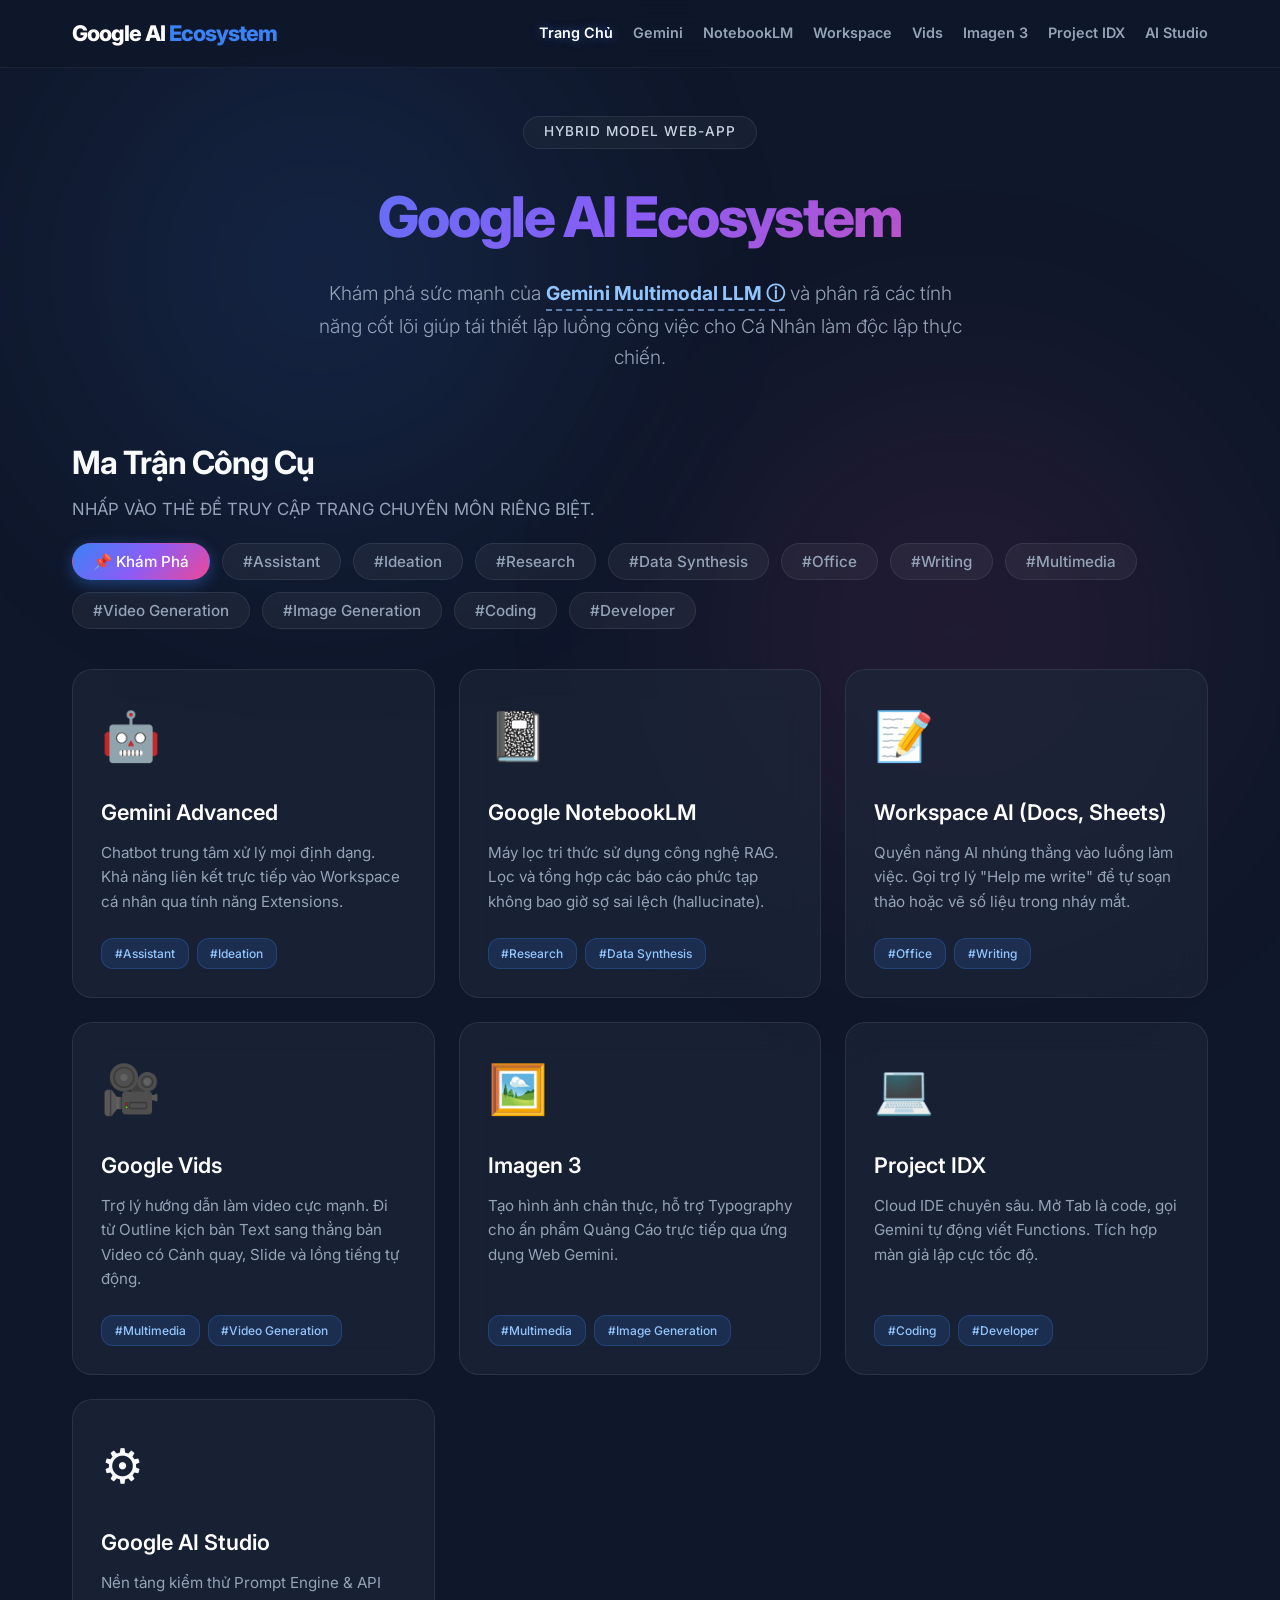
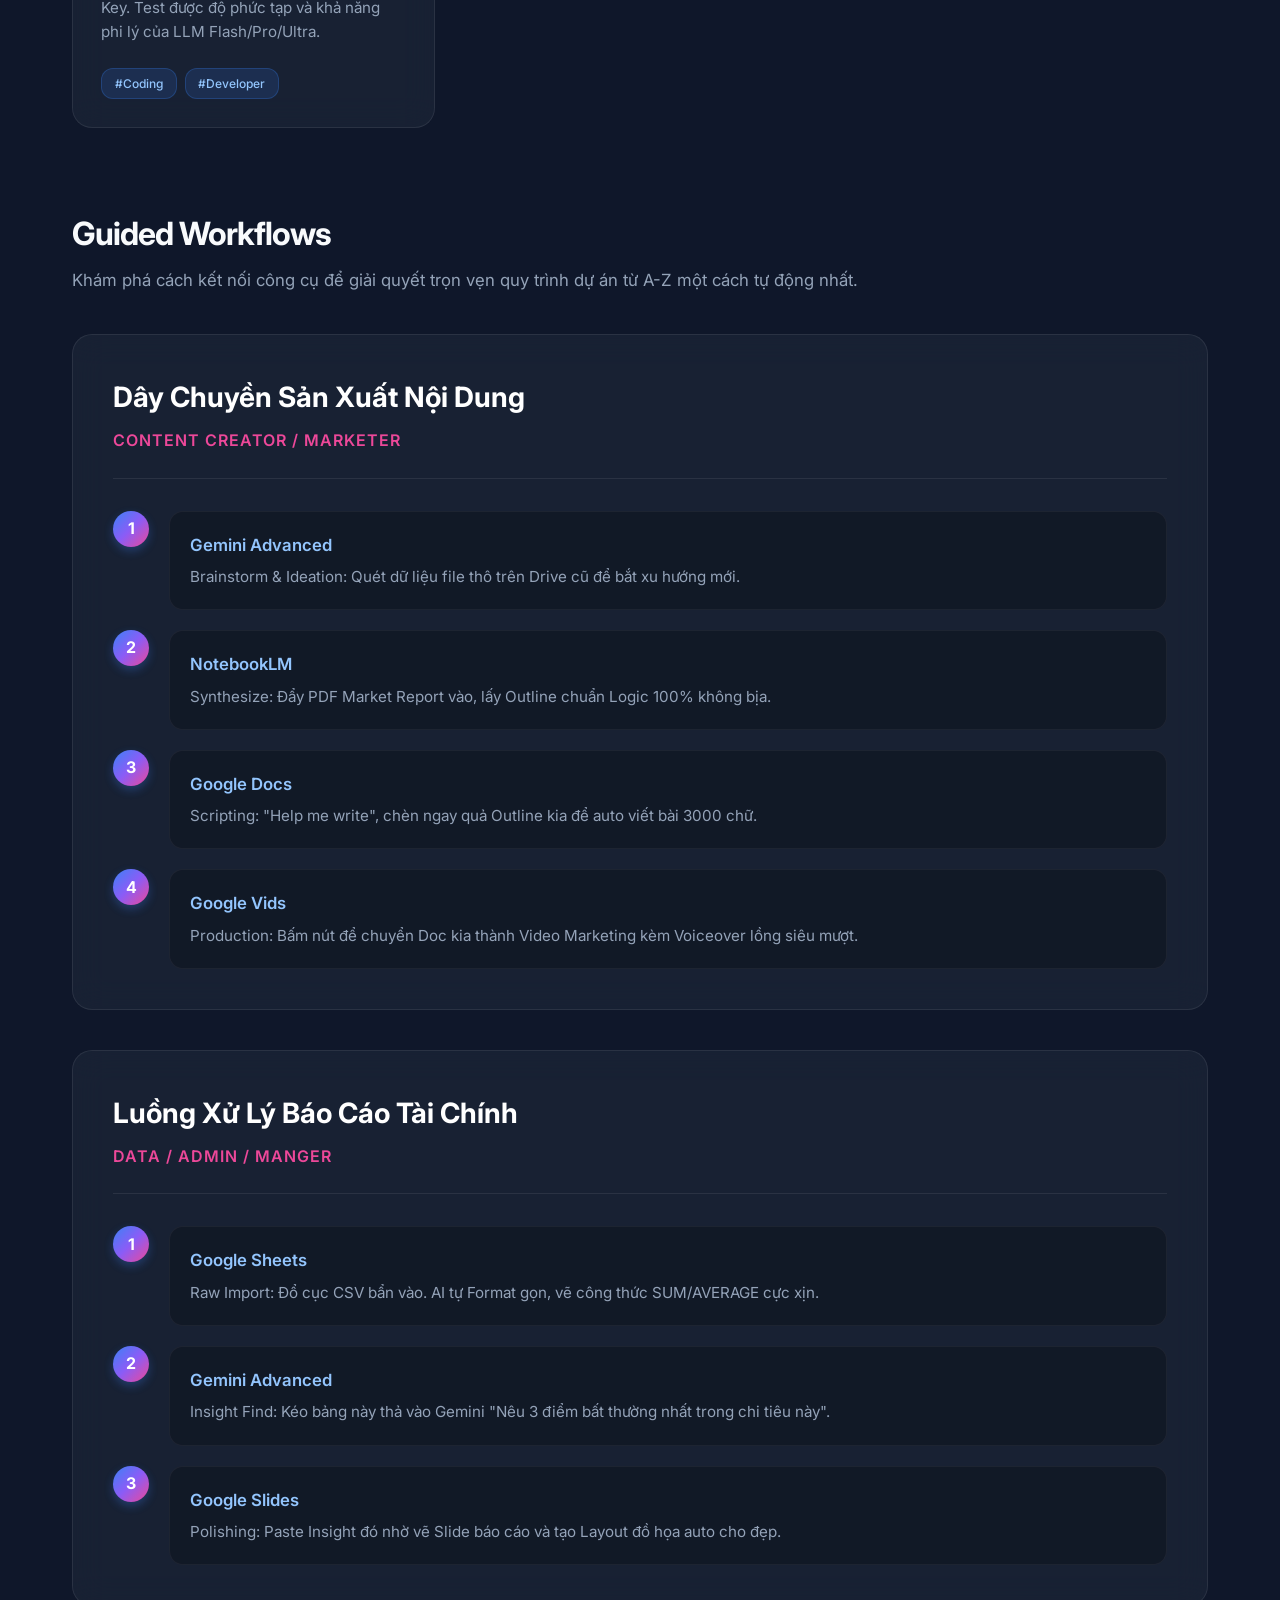
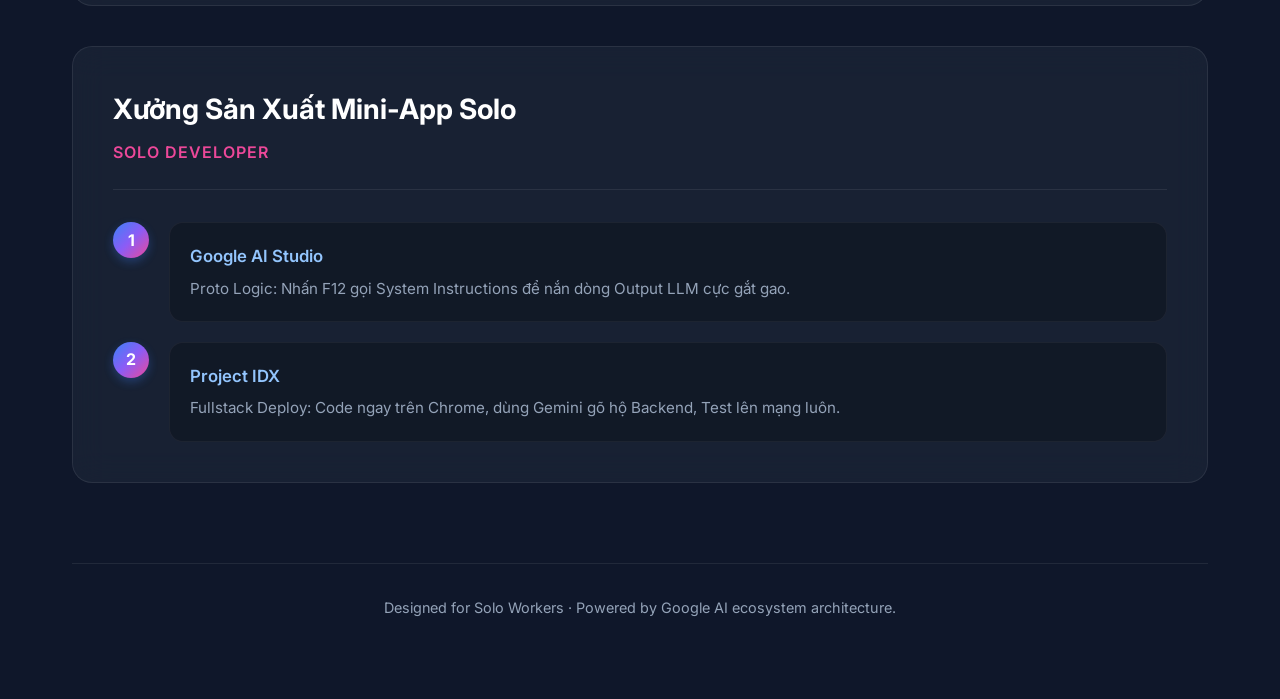
<file: index.html>
<!DOCTYPE html>
<html lang="vi">

<head>
    <meta charset="UTF-8">
    <meta name="viewport" content="width=device-width, initial-scale=1.0">
    <title>Google AI Ecosystem for Solo Workers</title>
    <link rel="stylesheet" href="style.css">
    <link href="https://fonts.googleapis.com/css2?family=Inter:wght@300;400;500;600;700&display=swap" rel="stylesheet">
</head>

<body>
    <div class="glow-bg"></div>
    <div class="glow-bg bg-2"></div>

    <!-- NAVIGATION MENU CHUNG -->
    <nav class="global-nav">
        <div class="nav-container">
            <a href="index.html" class="nav-logo">Google AI <span>Ecosystem</span></a>
            <ul class="nav-links">
                <li><a href="index.html" class="active" style="color: #fff">Trang Chủ</a></li>
                <li><a href="gemini-advanced.html">Gemini</a></li>
                <li><a href="notebooklm.html">NotebookLM</a></li>
                <li><a href="workspace-ai.html">Workspace</a></li>
                <li><a href="google-vids.html">Vids</a></li>
                <li><a href="imagen-3.html">Imagen 3</a></li>
                <li><a href="project-idx.html">Project IDX</a></li>
                <li><a href="ai-studio.html">AI Studio</a></li>
            </ul>
        </div>
    </nav>

    <div class="container" style="padding-top: 1rem">
        <header>
            <div class="badge">Hybrid Model Web-App</div>
            <h1>Google AI Ecosystem</h1>
            <p class="subtitle">Khám phá sức mạnh của
                <span class="tooltip-trigger">
                    <strong>Gemini Multimodal LLM ⓘ</strong>
                    <span class="tooltip-content glass">
                        <span class="tt-item"><b>1. Nano:</b> Bản nhẹ chạy mã hóa Offline trực tiếp trên máy.</span>
                        <span class="tt-item"><b>2. Flash:</b> Tốc độ thần tốc, chuyên trị quét khối lượng Data
                            lớn.</span>
                        <span class="tt-item"><b>3. Pro/Ultra:</b> Não bộ suy luận logic học thuật sâu sắc (Viết Code,
                            Phân Tích).</span>
                    </span>
                </span>
                và phân rã các tính năng cốt lõi giúp tái thiết lập luồng công việc cho Cá Nhân làm độc lập thực chiến.
            </p>
        </header>

        <div id="main-dashboard">
            <section id="function-matrix">
                <div class="section-header">
                    <h2>Ma Trận Công Cụ</h2>
                    <p style="color: var(--text-muted); font-size: 1.05rem;">NHẤP VÀO THẺ ĐỂ TRUY CẬP TRANG CHUYÊN MÔN
                        RIÊNG BIỆT.</p>
                    <div class="filter-bar" id="filter-bar"></div>
                </div>
                <div class="tools-grid" id="tools-grid"></div>
            </section>

            <section id="workflow-pipelines">
                <div class="section-header">
                    <h2>Guided Workflows</h2>
                    <p style="color: var(--text-muted); font-size: 1.05rem;">Khám phá cách kết nối công cụ để giải quyết
                        trọn vẹn quy trình dự án từ A-Z một cách tự động nhất.</p>
                </div>
                <div class="pipelines-container" id="pipelines-container"></div>
            </section>
        </div>

        <footer>
            <p>Designed for Solo Workers · Powered by Google AI ecosystem architecture.</p>
        </footer>
    </div>

    <!-- Nạp dữ liệu nền tảng và JS logic lưới -->
    <script src="data.js"></script>
    <script src="app.js"></script>
</body>

</html>
</file>
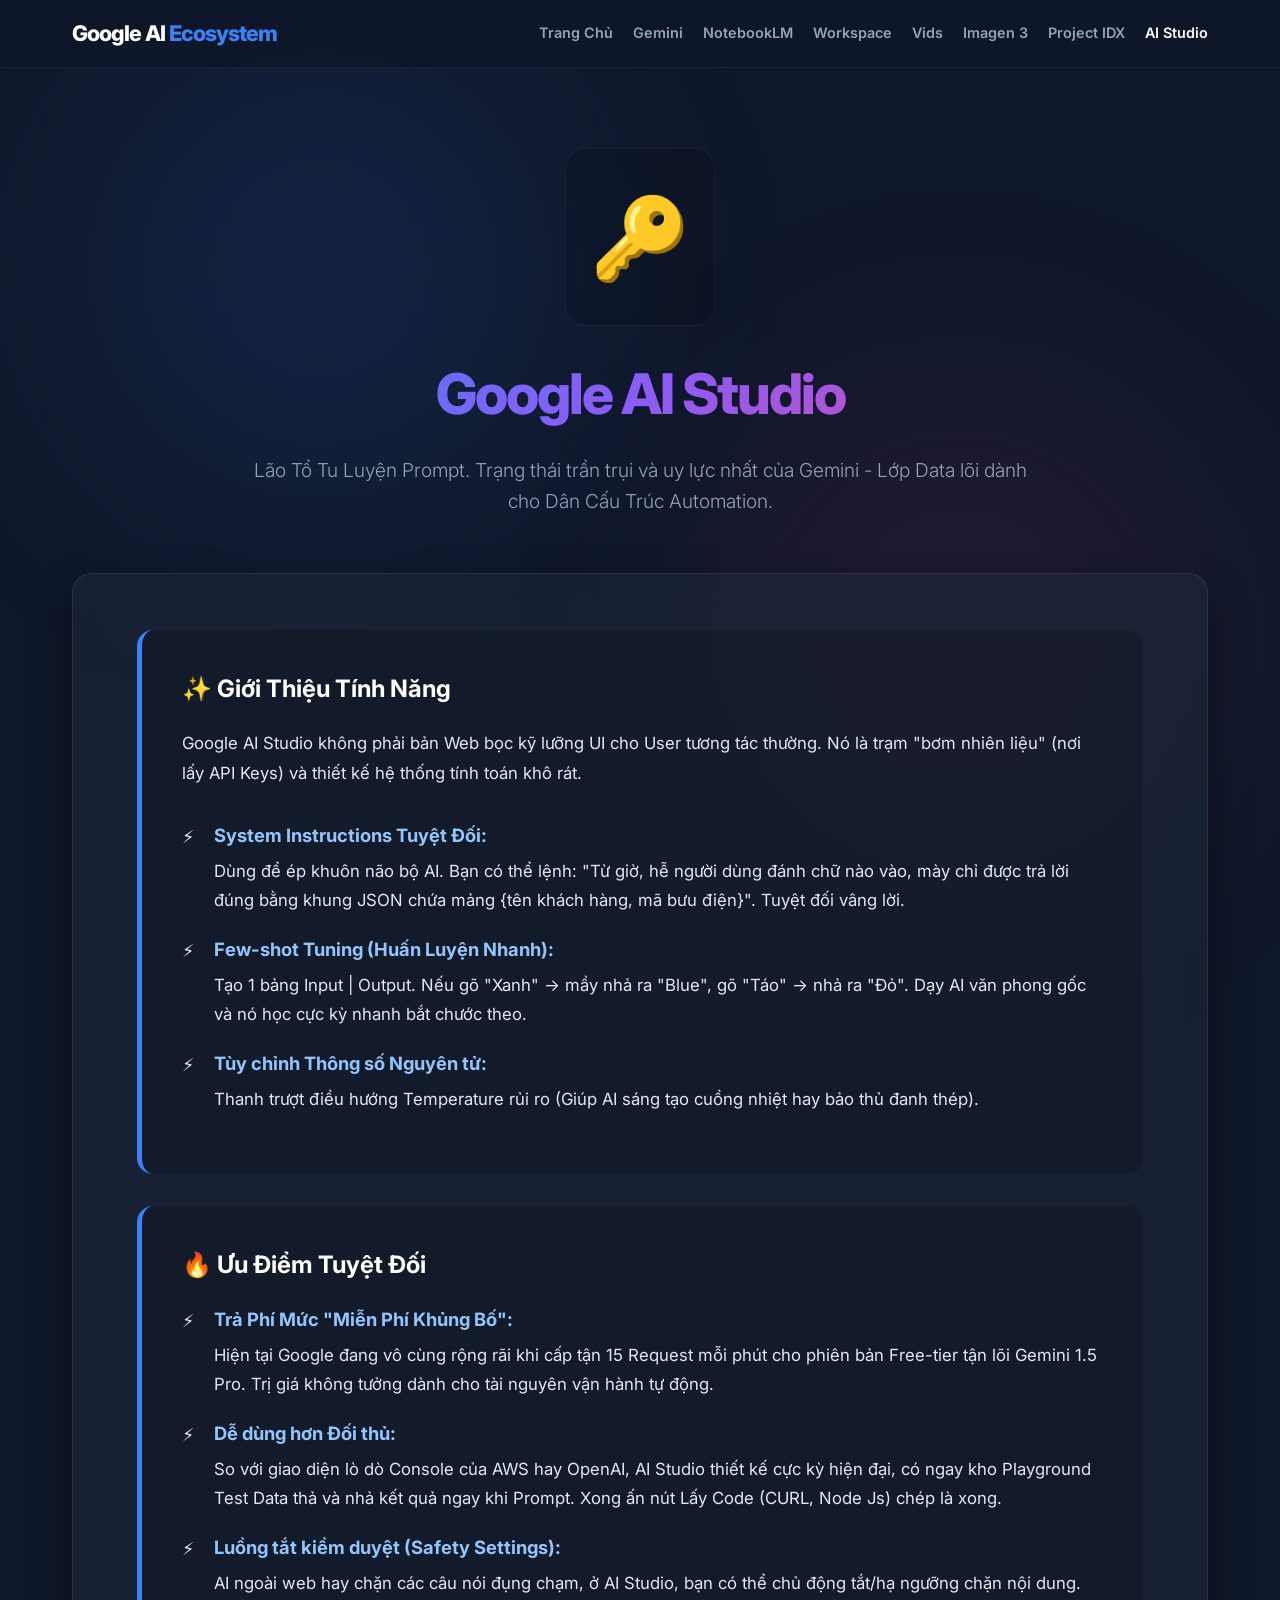
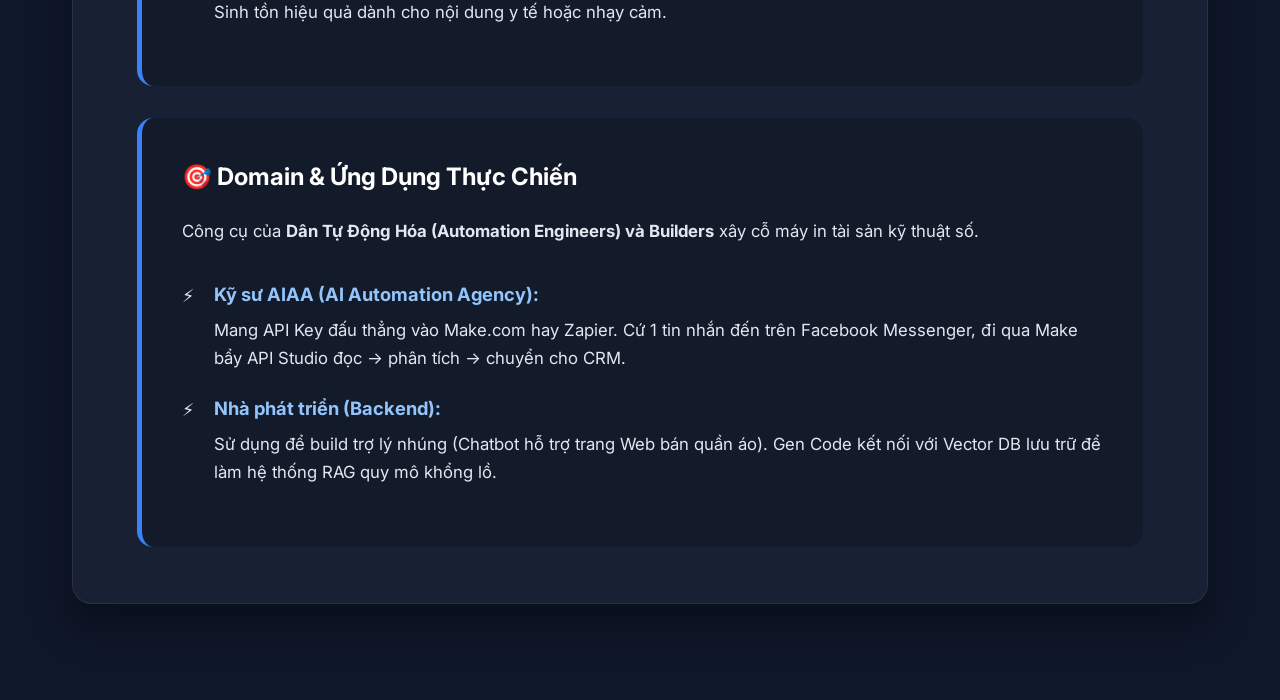
<file: ai-studio.html>
<!DOCTYPE html>
<html lang="vi">

<head>
    <meta charset="UTF-8">
    <meta name="viewport" content="width=device-width, initial-scale=1.0">
    <title>Google AI Studio - Google AI Hub</title>
    <link rel="stylesheet" href="style.css">
    <link href="https://fonts.googleapis.com/css2?family=Inter:wght@300;400;500;600;700&display=swap" rel="stylesheet">
</head>

<body>
    <div class="glow-bg"></div>
    <div class="glow-bg bg-2"></div>

    <nav class="global-nav">
        <div class="nav-container">
            <a href="index.html" class="nav-logo">Google AI <span>Ecosystem</span></a>
            <ul class="nav-links">
                <li><a href="index.html">Trang Chủ</a></li>
                <li><a href="gemini-advanced.html">Gemini</a></li>
                <li><a href="notebooklm.html">NotebookLM</a></li>
                <li><a href="workspace-ai.html">Workspace</a></li>
                <li><a href="google-vids.html">Vids</a></li>
                <li><a href="imagen-3.html">Imagen 3</a></li>
                <li><a href="project-idx.html">Project IDX</a></li>
                <li><a href="ai-studio.html" style="color: #fff">AI Studio</a></li>
            </ul>
        </div>
    </nav>

    <div class="container page-content">
        <header class="page-header">
            <div class="tool-icon-large">🔑</div>
            <h1>Google AI Studio</h1>
            <p class="subtitle" style="max-width: 800px">Lão Tổ Tu Luyện Prompt. Trạng thái trần trụi và uy lực nhất của
                Gemini - Lớp Data lõi dành cho Dân Cấu Trúc Automation.</p>
        </header>

        <div class="article-container glass">
            <!-- 1. Tính Năng -->
            <div class="article-section">
                <h2 class="section-heading">✨ Giới Thiệu Tính Năng</h2>
                <p class="article-paragraph">Google AI Studio không phải bản Web bọc kỹ lưỡng UI cho User tương tác
                    thường. Nó là trạm "bơm nhiên liệu" (nơi lấy API Keys) và thiết kế hệ thống tính toán khô rát.</p>
                <ul class="article-list mt-4">
                    <li><strong>System Instructions Tuyệt Đối:</strong> Dùng để ép khuôn não bộ AI. Bạn có thể lệnh: "Từ
                        giờ, hễ người dùng đánh chữ nào vào, mày chỉ được trả lời đúng bằng khung JSON chứa mảng {tên
                        khách hàng, mã bưu điện}". Tuyệt đối vâng lời.</li>
                    <li><strong>Few-shot Tuning (Huấn Luyện Nhanh):</strong> Tạo 1 bảng Input | Output. Nếu gõ "Xanh" ->
                        mầy nhả ra "Blue", gõ "Táo" -> nhả ra "Đỏ". Dạy AI văn phong gốc và nó học cực kỳ nhanh bắt
                        chước theo.</li>
                    <li><strong>Tùy chỉnh Thông số Nguyên tử:</strong> Thanh trượt điều hướng Temperature rủi ro (Giúp
                        AI sáng tạo cuồng nhiệt hay bảo thủ đanh thép).</li>
                </ul>
            </div>

            <!-- 2. Ưu Điểm -->
            <div class="article-section mt-4">
                <h2 class="section-heading">🔥 Ưu Điểm Tuyệt Đối</h2>
                <ul class="article-list">
                    <li><strong>Trả Phí Mức "Miễn Phí Khủng Bố":</strong> Hiện tại Google đang vô cùng rộng rãi khi cấp
                        tận 15 Request mỗi phút cho phiên bản Free-tier tận lõi Gemini 1.5 Pro. Trị giá không tưởng dành
                        cho tài nguyên vận hành tự động.</li>
                    <li><strong>Dễ dùng hơn Đối thủ:</strong> So với giao diện lò dò Console của AWS hay OpenAI, AI
                        Studio thiết kế cực kỳ hiện đại, có ngay kho Playground Test Data thả và nhả kết quả ngay khi
                        Prompt. Xong ấn nút Lấy Code (CURL, Node Js) chép là xong.</li>
                    <li><strong>Luồng tắt kiểm duyệt (Safety Settings):</strong> AI ngoài web hay chặn các câu nói đụng
                        chạm, ở AI Studio, bạn có thể chủ động tắt/hạ ngưỡng chặn nội dung. Sinh tồn hiệu quả dành cho
                        nội dung y tế hoặc nhạy cảm.</li>
                </ul>
            </div>

            <!-- 3. Domain -->
            <div class="article-section mt-4">
                <h2 class="section-heading">🎯 Domain & Ứng Dụng Thực Chiến</h2>
                <p class="article-paragraph">Công cụ của <strong>Dân Tự Động Hóa (Automation Engineers) và
                        Builders</strong> xây cỗ máy in tài sản kỹ thuật số.</p>
                <ul class="article-list mt-4">
                    <li><strong>Kỹ sư AIAA (AI Automation Agency):</strong> Mang API Key đấu thẳng vào Make.com hay
                        Zapier. Cứ 1 tin nhắn đến trên Facebook Messenger, đi qua Make bẩy API Studio đọc -> phân tích
                        -> chuyển cho CRM. </li>
                    <li><strong>Nhà phát triển (Backend):</strong> Sử dụng để build trợ lý nhúng (Chatbot hỗ trợ trang
                        Web bán quần áo). Gen Code kết nối với Vector DB lưu trữ để làm hệ thống RAG quy mô khổng lồ.
                    </li>
                </ul>
            </div>
        </div>
    </div>
</body>

</html>
</file>
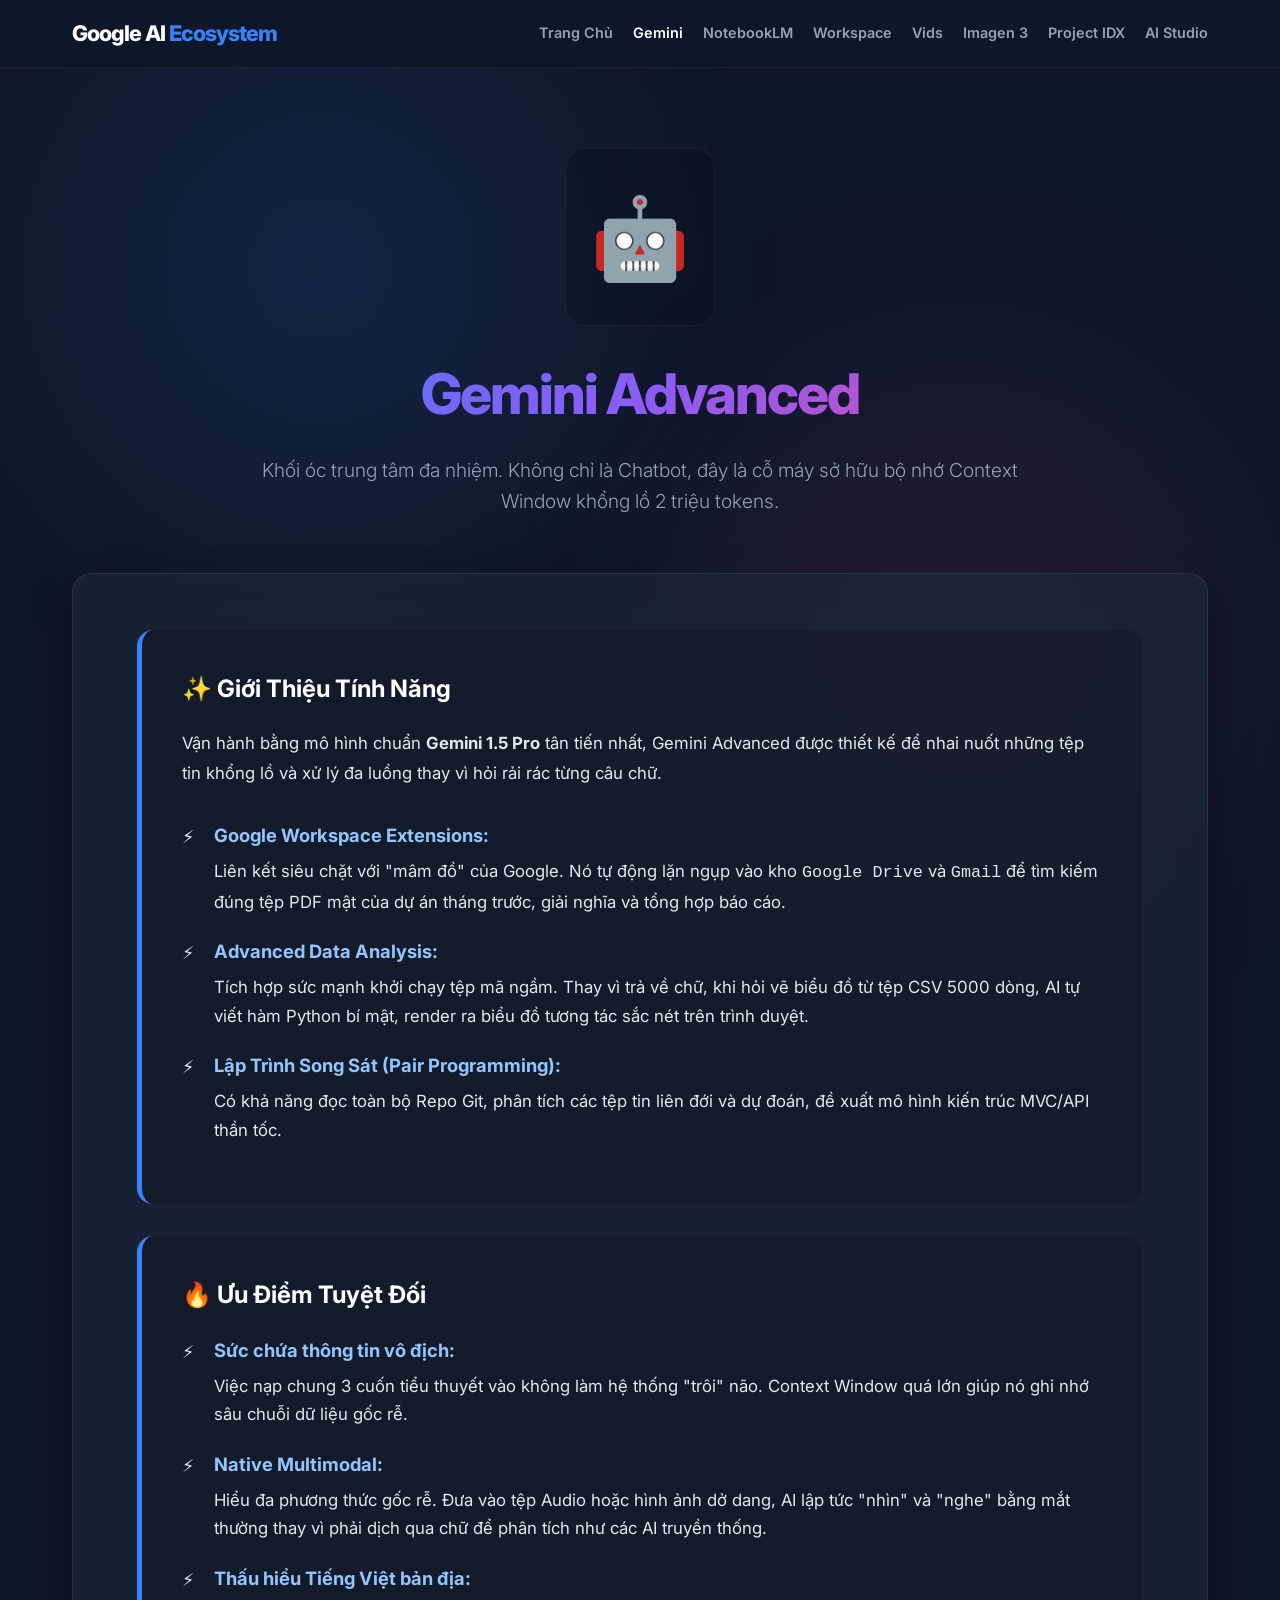
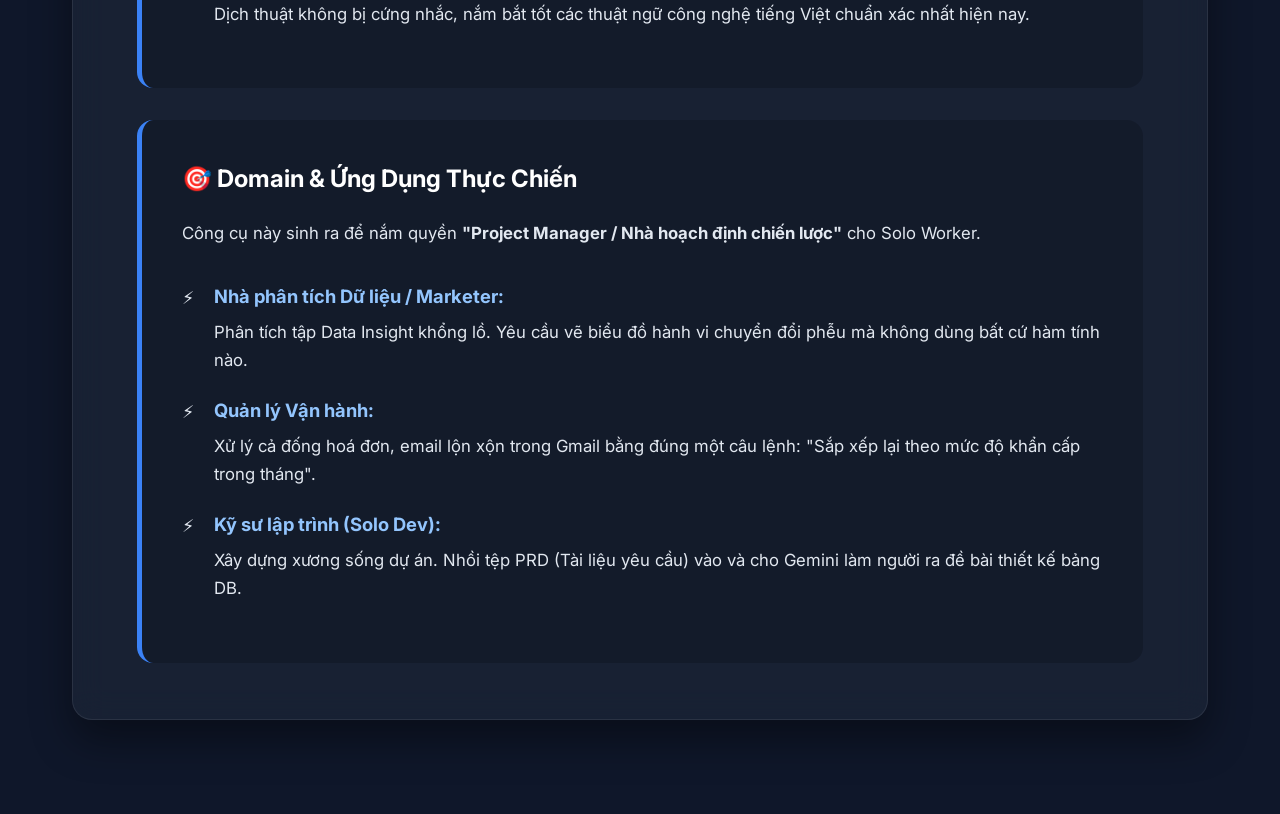
<file: gemini-advanced.html>
<!DOCTYPE html>
<html lang="vi">

<head>
    <meta charset="UTF-8">
    <meta name="viewport" content="width=device-width, initial-scale=1.0">
    <title>Gemini Advanced - Google AI Hub</title>
    <link rel="stylesheet" href="style.css">
    <link href="https://fonts.googleapis.com/css2?family=Inter:wght@300;400;500;600;700&display=swap" rel="stylesheet">
</head>

<body>
    <div class="glow-bg"></div>
    <div class="glow-bg bg-2"></div>

    <nav class="global-nav">
        <div class="nav-container">
            <a href="index.html" class="nav-logo">Google AI <span>Ecosystem</span></a>
            <ul class="nav-links">
                <li><a href="index.html">Trang Chủ</a></li>
                <li><a href="gemini-advanced.html" style="color: #fff">Gemini</a></li>
                <li><a href="notebooklm.html">NotebookLM</a></li>
                <li><a href="workspace-ai.html">Workspace</a></li>
                <li><a href="google-vids.html">Vids</a></li>
                <li><a href="imagen-3.html">Imagen 3</a></li>
                <li><a href="project-idx.html">Project IDX</a></li>
                <li><a href="ai-studio.html">AI Studio</a></li>
            </ul>
        </div>
    </nav>

    <div class="container page-content">
        <header class="page-header">
            <div class="tool-icon-large">🤖</div>
            <h1>Gemini Advanced</h1>
            <p class="subtitle" style="max-width: 800px">Khối óc trung tâm đa nhiệm. Không chỉ là Chatbot, đây là cỗ máy
                sở hữu bộ nhớ Context Window khổng lồ 2 triệu tokens.</p>
        </header>

        <div class="article-container glass">
            <!-- 1. Tính Năng -->
            <div class="article-section">
                <h2 class="section-heading">✨ Giới Thiệu Tính Năng</h2>
                <p class="article-paragraph">Vận hành bằng mô hình chuẩn <strong>Gemini 1.5 Pro</strong> tân tiến nhất,
                    Gemini Advanced được thiết kế để nhai nuốt những tệp tin khổng lồ và xử lý đa luồng thay vì hỏi rải
                    rác từng câu chữ.</p>
                <ul class="article-list mt-4">
                    <li><strong>Google Workspace Extensions:</strong> Liên kết siêu chặt với "mâm đồ" của Google. Nó tự
                        động lặn ngụp vào kho <code>Google Drive</code> và <code>Gmail</code> để tìm kiếm đúng tệp PDF
                        mật của dự án tháng trước, giải nghĩa và tổng hợp báo cáo.</li>
                    <li><strong>Advanced Data Analysis:</strong> Tích hợp sức mạnh khởi chạy tệp mã ngầm. Thay vì trả về
                        chữ, khi hỏi vẽ biểu đồ từ tệp CSV 5000 dòng, AI tự viết hàm Python bí mật, render ra biểu đồ
                        tương tác sắc nét trên trình duyệt.</li>
                    <li><strong>Lập Trình Song Sát (Pair Programming):</strong> Có khả năng đọc toàn bộ Repo Git, phân
                        tích các tệp tin liên đới và dự đoán, đề xuất mô hình kiến trúc MVC/API thần tốc.</li>
                </ul>
            </div>

            <!-- 2. Ưu Điểm -->
            <div class="article-section mt-4">
                <h2 class="section-heading">🔥 Ưu Điểm Tuyệt Đối</h2>
                <ul class="article-list">
                    <li><strong>Sức chứa thông tin vô địch:</strong> Việc nạp chung 3 cuốn tiểu thuyết vào không làm hệ
                        thống "trôi" não. Context Window quá lớn giúp nó ghi nhớ sâu chuỗi dữ liệu gốc rễ.</li>
                    <li><strong>Native Multimodal:</strong> Hiểu đa phương thức gốc rễ. Đưa vào tệp Audio hoặc hình ảnh
                        dở dang, AI lập tức "nhìn" và "nghe" bằng mắt thường thay vì phải dịch qua chữ để phân tích như
                        các AI truyền thống.</li>
                    <li><strong>Thấu hiểu Tiếng Việt bản địa:</strong> Dịch thuật không bị cứng nhắc, nắm bắt tốt các
                        thuật ngữ công nghệ tiếng Việt chuẩn xác nhất hiện nay.</li>
                </ul>
            </div>

            <!-- 3. Domain -->
            <div class="article-section mt-4">
                <h2 class="section-heading">🎯 Domain & Ứng Dụng Thực Chiến</h2>
                <p class="article-paragraph">Công cụ này sinh ra để nắm quyền <strong>"Project Manager / Nhà hoạch định
                        chiến lược"</strong> cho Solo Worker.</p>
                <ul class="article-list mt-4">
                    <li><strong>Nhà phân tích Dữ liệu / Marketer:</strong> Phân tích tập Data Insight khổng lồ. Yêu cầu
                        vẽ biểu đồ hành vi chuyển đổi phễu mà không dùng bất cứ hàm tính nào.</li>
                    <li><strong>Quản lý Vận hành:</strong> Xử lý cả đống hoá đơn, email lộn xộn trong Gmail bằng đúng
                        một câu lệnh: "Sắp xếp lại theo mức độ khẩn cấp trong tháng".</li>
                    <li><strong>Kỹ sư lập trình (Solo Dev):</strong> Xây dựng xương sống dự án. Nhồi tệp PRD (Tài liệu
                        yêu cầu) vào và cho Gemini làm người ra đề bài thiết kế bảng DB.</li>
                </ul>
            </div>
        </div>
    </div>
</body>

</html>
</file>
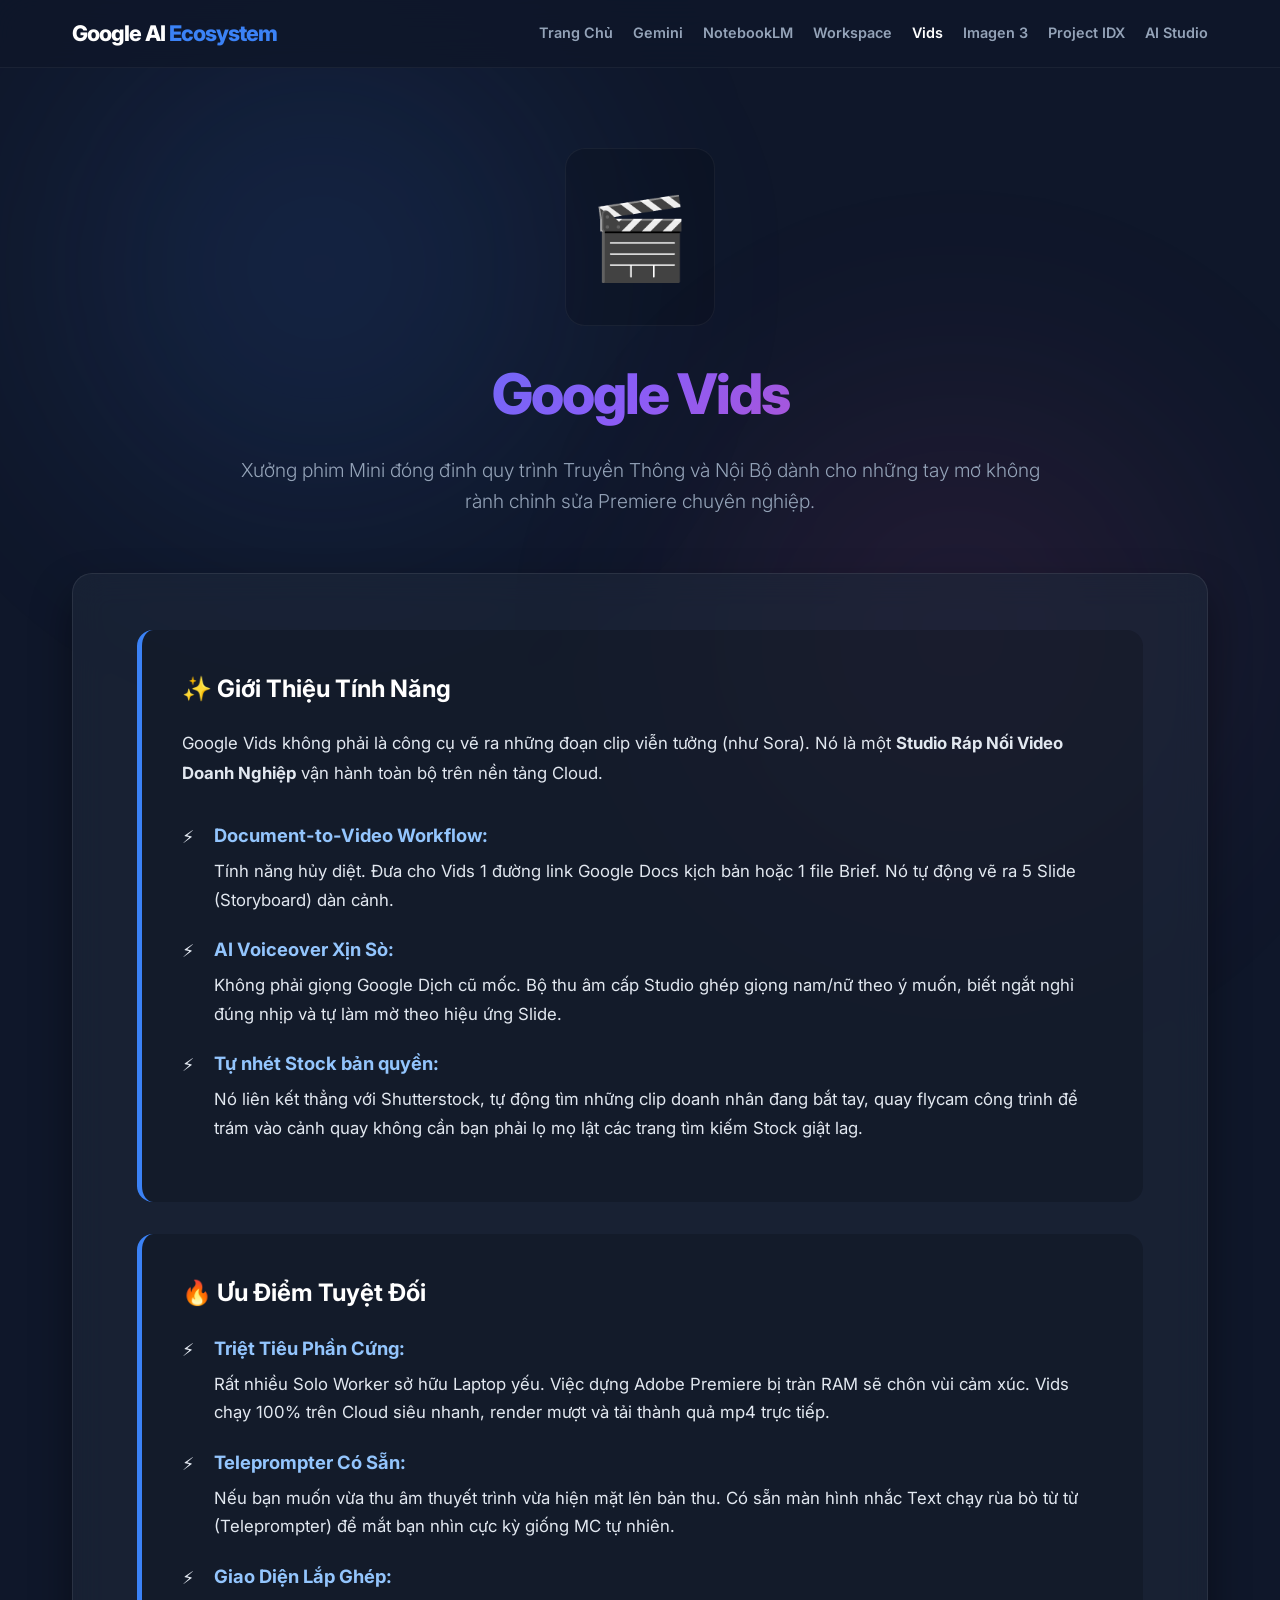
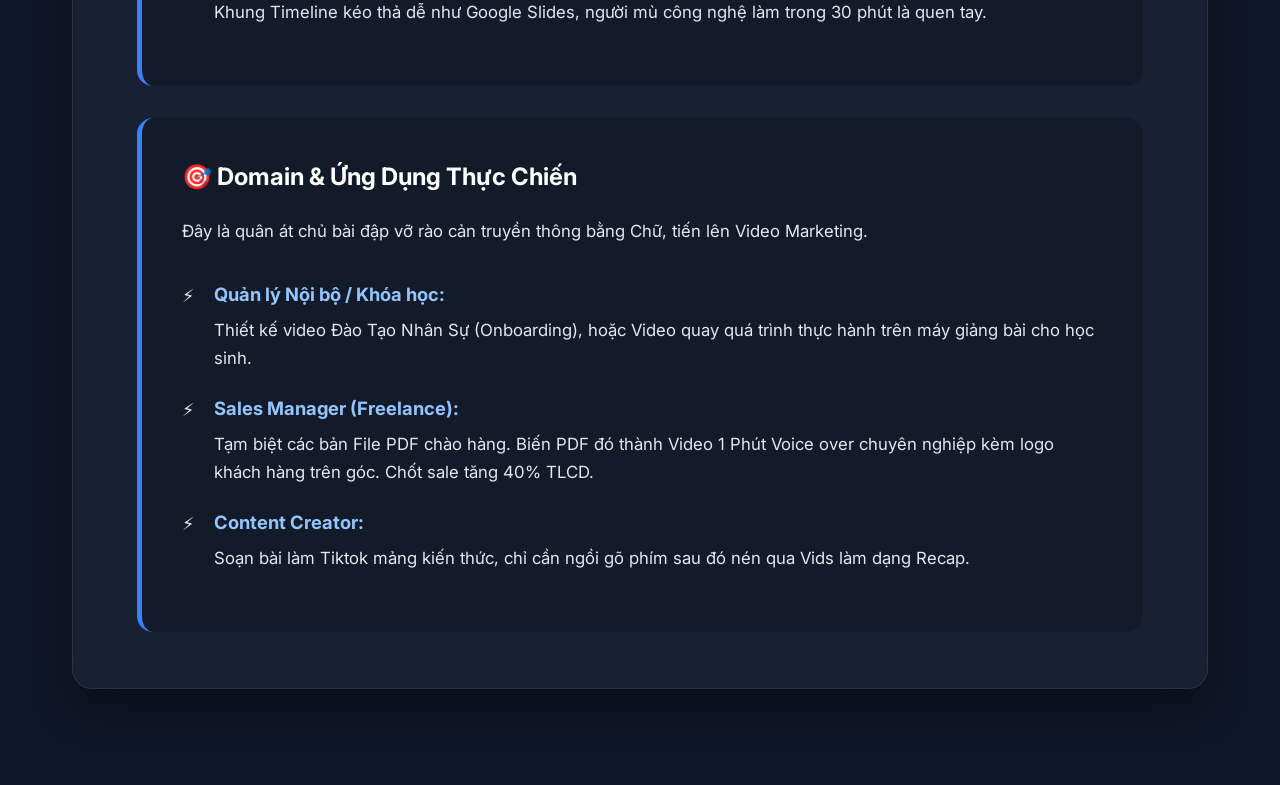
<file: google-vids.html>
<!DOCTYPE html>
<html lang="vi">

<head>
    <meta charset="UTF-8">
    <meta name="viewport" content="width=device-width, initial-scale=1.0">
    <title>Google Vids - Google AI Hub</title>
    <link rel="stylesheet" href="style.css">
    <link href="https://fonts.googleapis.com/css2?family=Inter:wght@300;400;500;600;700&display=swap" rel="stylesheet">
</head>

<body>
    <div class="glow-bg"></div>
    <div class="glow-bg bg-2"></div>

    <nav class="global-nav">
        <div class="nav-container">
            <a href="index.html" class="nav-logo">Google AI <span>Ecosystem</span></a>
            <ul class="nav-links">
                <li><a href="index.html">Trang Chủ</a></li>
                <li><a href="gemini-advanced.html">Gemini</a></li>
                <li><a href="notebooklm.html">NotebookLM</a></li>
                <li><a href="workspace-ai.html">Workspace</a></li>
                <li><a href="google-vids.html" style="color: #fff">Vids</a></li>
                <li><a href="imagen-3.html">Imagen 3</a></li>
                <li><a href="project-idx.html">Project IDX</a></li>
                <li><a href="ai-studio.html">AI Studio</a></li>
            </ul>
        </div>
    </nav>

    <div class="container page-content">
        <header class="page-header">
            <div class="tool-icon-large">🎬</div>
            <h1>Google Vids</h1>
            <p class="subtitle" style="max-width: 800px">Xưởng phim Mini đóng đinh quy trình Truyền Thông và Nội Bộ dành
                cho những tay mơ không rành chỉnh sửa Premiere chuyên nghiệp.</p>
        </header>

        <div class="article-container glass">
            <!-- 1. Tính Năng -->
            <div class="article-section">
                <h2 class="section-heading">✨ Giới Thiệu Tính Năng</h2>
                <p class="article-paragraph">Google Vids không phải là công cụ vẽ ra những đoạn clip viễn tưởng (như
                    Sora). Nó là một <strong>Studio Ráp Nối Video Doanh Nghiệp</strong> vận hành toàn bộ trên nền tảng
                    Cloud.</p>
                <ul class="article-list mt-4">
                    <li><strong>Document-to-Video Workflow:</strong> Tính năng hủy diệt. Đưa cho Vids 1 đường link
                        Google Docs kịch bản hoặc 1 file Brief. Nó tự động vẽ ra 5 Slide (Storyboard) dàn cảnh.</li>
                    <li><strong>AI Voiceover Xịn Sò:</strong> Không phải giọng Google Dịch cũ mốc. Bộ thu âm cấp Studio
                        ghép giọng nam/nữ theo ý muốn, biết ngắt nghỉ đúng nhịp và tự làm mờ theo hiệu ứng Slide.</li>
                    <li><strong>Tự nhét Stock bản quyền:</strong> Nó liên kết thẳng với Shutterstock, tự động tìm những
                        clip doanh nhân đang bắt tay, quay flycam công trình để trám vào cảnh quay không cần bạn phải lọ
                        mọ lật các trang tìm kiếm Stock giật lag.</li>
                </ul>
            </div>

            <!-- 2. Ưu Điểm -->
            <div class="article-section mt-4">
                <h2 class="section-heading">🔥 Ưu Điểm Tuyệt Đối</h2>
                <ul class="article-list">
                    <li><strong>Triệt Tiêu Phần Cứng:</strong> Rất nhiều Solo Worker sở hữu Laptop yếu. Việc dựng Adobe
                        Premiere bị tràn RAM sẽ chôn vùi cảm xúc. Vids chạy 100% trên Cloud siêu nhanh, render mượt và
                        tải thành quả mp4 trực tiếp.</li>
                    <li><strong>Teleprompter Có Sẵn:</strong> Nếu bạn muốn vừa thu âm thuyết trình vừa hiện mặt lên bản
                        thu. Có sẵn màn hình nhắc Text chạy rùa bò từ từ (Teleprompter) để mắt bạn nhìn cực kỳ giống MC
                        tự nhiên.</li>
                    <li><strong>Giao Diện Lắp Ghép:</strong> Khung Timeline kéo thả dễ như Google Slides, người mù công
                        nghệ làm trong 30 phút là quen tay.</li>
                </ul>
            </div>

            <!-- 3. Domain -->
            <div class="article-section mt-4">
                <h2 class="section-heading">🎯 Domain & Ứng Dụng Thực Chiến</h2>
                <p class="article-paragraph">Đây là quân át chủ bài đập vỡ rào cản truyền thông bằng Chữ, tiến lên Video
                    Marketing.</p>
                <ul class="article-list mt-4">
                    <li><strong>Quản lý Nội bộ / Khóa học:</strong> Thiết kế video Đào Tạo Nhân Sự (Onboarding), hoặc
                        Video quay quá trình thực hành trên máy giảng bài cho học sinh.</li>
                    <li><strong>Sales Manager (Freelance):</strong> Tạm biệt các bản File PDF chào hàng. Biến PDF đó
                        thành Video 1 Phút Voice over chuyên nghiệp kèm logo khách hàng trên góc. Chốt sale tăng 40%
                        TLCD.</li>
                    <li><strong>Content Creator:</strong> Soạn bài làm Tiktok mảng kiến thức, chỉ cần ngồi gõ phím sau
                        đó nén qua Vids làm dạng Recap.</li>
                </ul>
            </div>
        </div>
    </div>
</body>

</html>
</file>
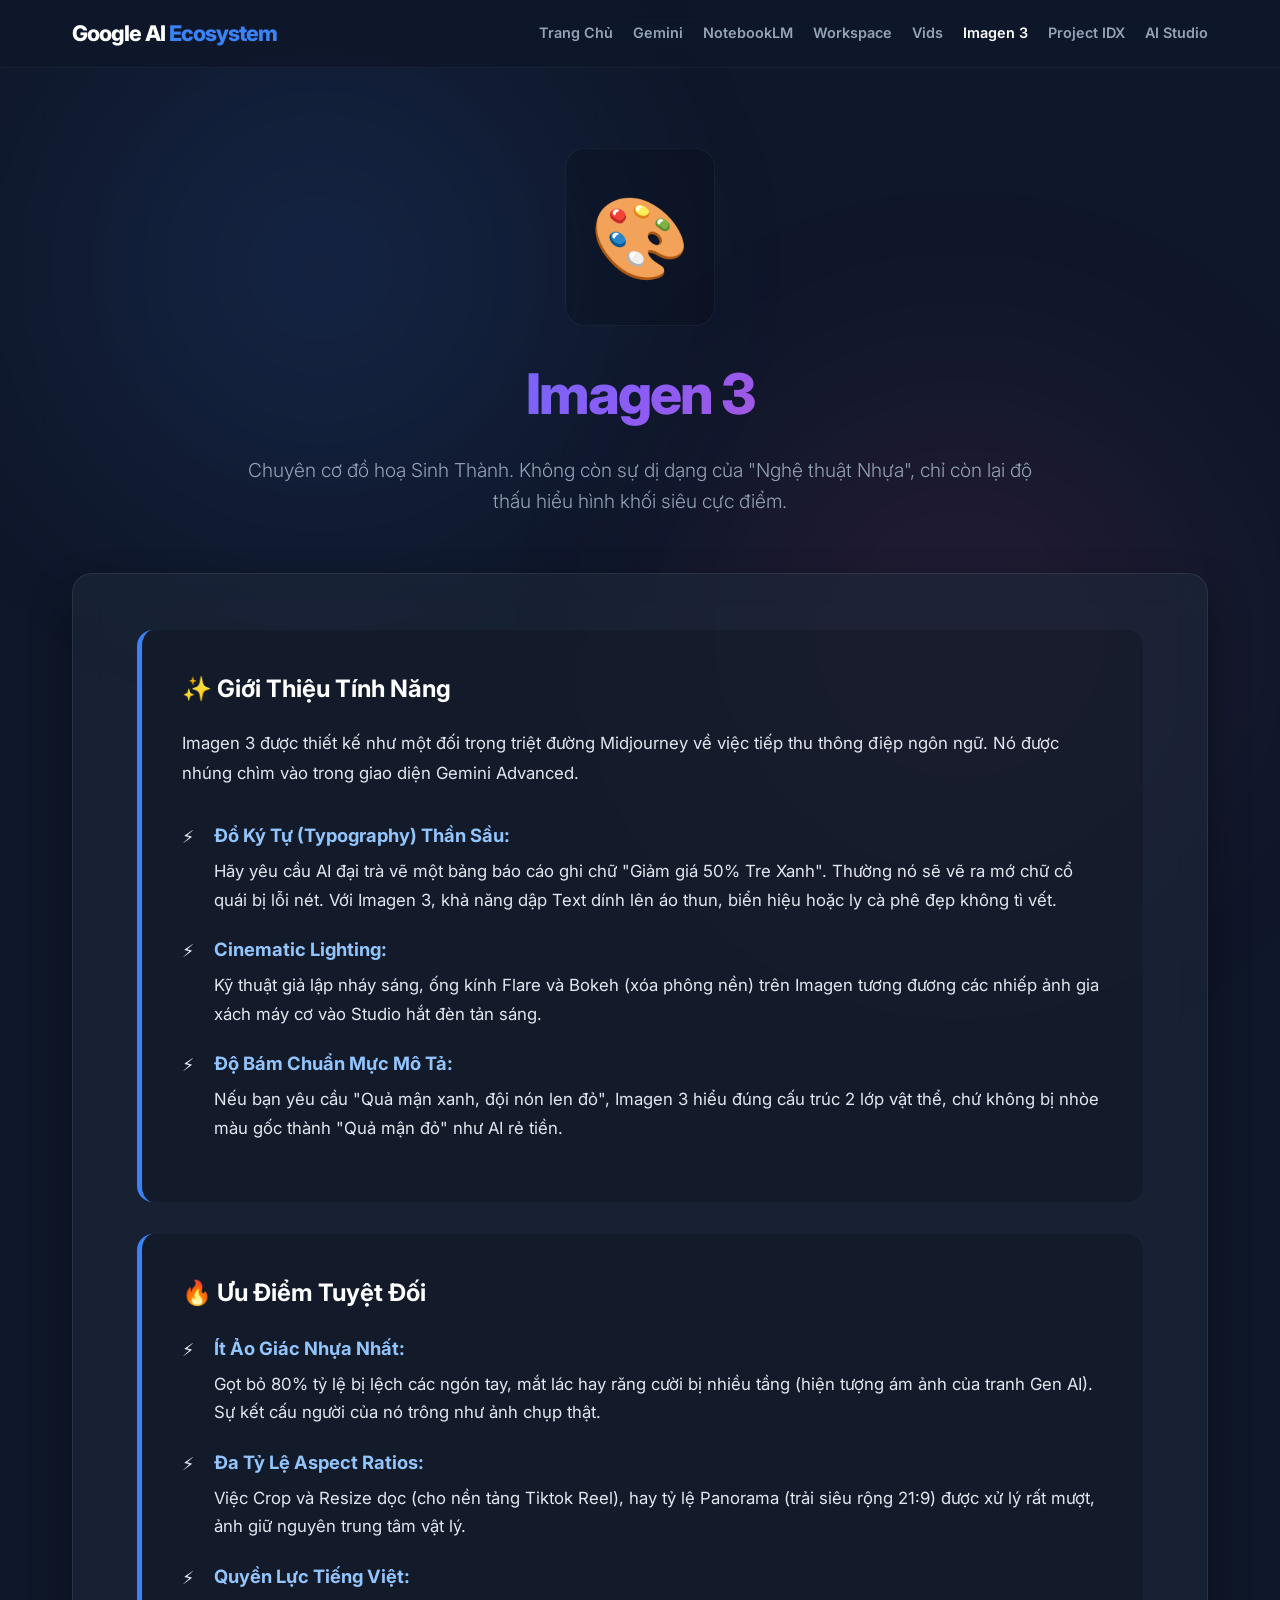
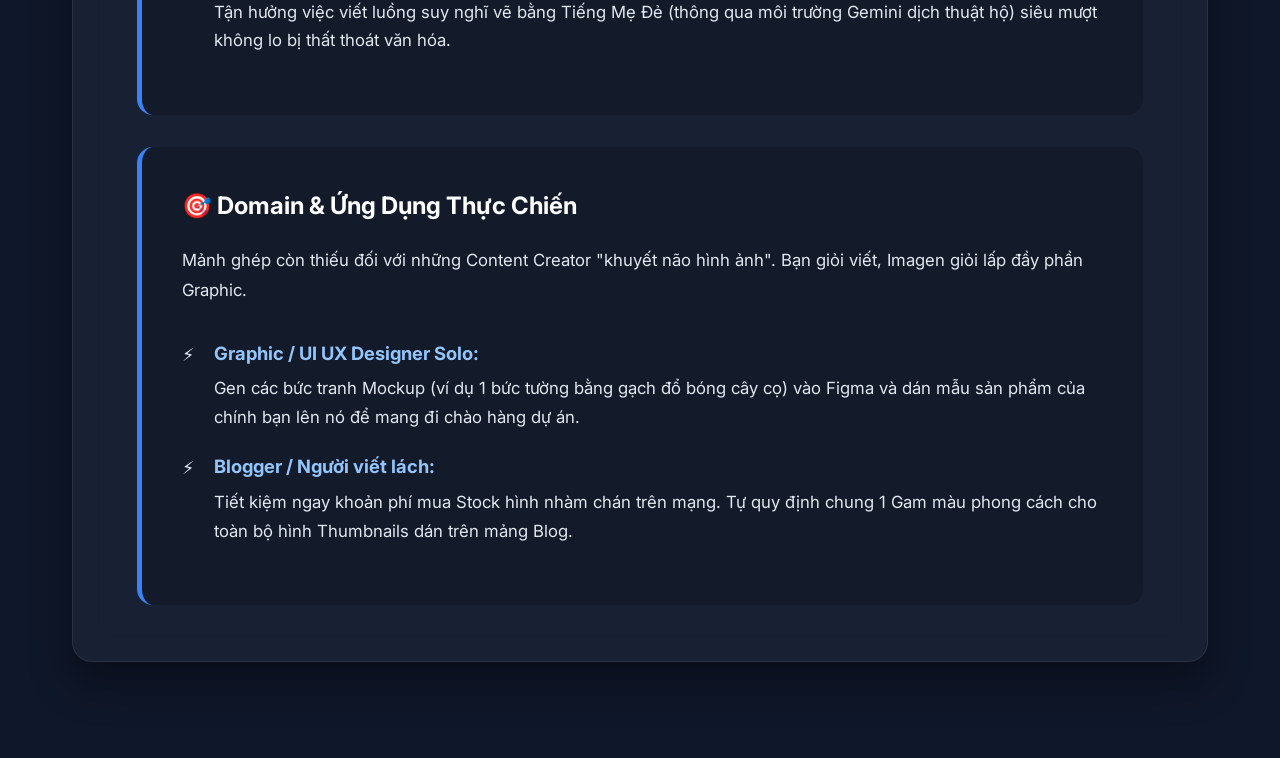
<file: imagen-3.html>
<!DOCTYPE html>
<html lang="vi">

<head>
    <meta charset="UTF-8">
    <meta name="viewport" content="width=device-width, initial-scale=1.0">
    <title>Imagen 3 - Google AI Hub</title>
    <link rel="stylesheet" href="style.css">
    <link href="https://fonts.googleapis.com/css2?family=Inter:wght@300;400;500;600;700&display=swap" rel="stylesheet">
</head>

<body>
    <div class="glow-bg"></div>
    <div class="glow-bg bg-2"></div>

    <nav class="global-nav">
        <div class="nav-container">
            <a href="index.html" class="nav-logo">Google AI <span>Ecosystem</span></a>
            <ul class="nav-links">
                <li><a href="index.html">Trang Chủ</a></li>
                <li><a href="gemini-advanced.html">Gemini</a></li>
                <li><a href="notebooklm.html">NotebookLM</a></li>
                <li><a href="workspace-ai.html">Workspace</a></li>
                <li><a href="google-vids.html">Vids</a></li>
                <li><a href="imagen-3.html" style="color: #fff">Imagen 3</a></li>
                <li><a href="project-idx.html">Project IDX</a></li>
                <li><a href="ai-studio.html">AI Studio</a></li>
            </ul>
        </div>
    </nav>

    <div class="container page-content">
        <header class="page-header">
            <div class="tool-icon-large">🎨</div>
            <h1>Imagen 3</h1>
            <p class="subtitle" style="max-width: 800px">Chuyên cơ đồ hoạ Sinh Thành. Không còn sự dị dạng của "Nghệ
                thuật Nhựa", chỉ còn lại độ thấu hiểu hình khối siêu cực điểm.</p>
        </header>

        <div class="article-container glass">
            <!-- 1. Tính Năng -->
            <div class="article-section">
                <h2 class="section-heading">✨ Giới Thiệu Tính Năng</h2>
                <p class="article-paragraph">Imagen 3 được thiết kế như một đối trọng triệt đường Midjourney về việc
                    tiếp thu thông điệp ngôn ngữ. Nó được nhúng chìm vào trong giao diện Gemini Advanced.</p>
                <ul class="article-list mt-4">
                    <li><strong>Đổ Ký Tự (Typography) Thần Sầu:</strong> Hãy yêu cầu AI đại trà vẽ một bảng báo cáo ghi
                        chữ "Giảm giá 50% Tre Xanh". Thường nó sẽ vẽ ra mớ chữ cổ quái bị lỗi nét. Với Imagen 3, khả
                        năng dập Text dính lên áo thun, biển hiệu hoặc ly cà phê đẹp không tì vết.</li>
                    <li><strong>Cinematic Lighting:</strong> Kỹ thuật giả lập nháy sáng, ống kính Flare và Bokeh (xóa
                        phông nền) trên Imagen tương đương các nhiếp ảnh gia xách máy cơ vào Studio hắt đèn tản sáng.
                    </li>
                    <li><strong>Độ Bám Chuẩn Mực Mô Tả:</strong> Nếu bạn yêu cầu "Quả mận xanh, đội nón len đỏ", Imagen
                        3 hiểu đúng cấu trúc 2 lớp vật thể, chứ không bị nhòe màu gốc thành "Quả mận đỏ" như AI rẻ tiền.
                    </li>
                </ul>
            </div>

            <!-- 2. Ưu Điểm -->
            <div class="article-section mt-4">
                <h2 class="section-heading">🔥 Ưu Điểm Tuyệt Đối</h2>
                <ul class="article-list">
                    <li><strong>Ít Ảo Giác Nhựa Nhất:</strong> Gọt bỏ 80% tỷ lệ bị lệch các ngón tay, mắt lác hay răng
                        cười bị nhiều tầng (hiện tượng ám ảnh của tranh Gen AI). Sự kết cấu người của nó trông như ảnh
                        chụp thật.</li>
                    <li><strong>Đa Tỷ Lệ Aspect Ratios:</strong> Việc Crop và Resize dọc (cho nền tảng Tiktok Reel), hay
                        tỷ lệ Panorama (trải siêu rộng 21:9) được xử lý rất mượt, ảnh giữ nguyên trung tâm vật lý.</li>
                    <li><strong>Quyền Lực Tiếng Việt:</strong> Tận hưởng việc viết luồng suy nghĩ vẽ bằng Tiếng Mẹ Đẻ
                        (thông qua môi trường Gemini dịch thuật hộ) siêu mượt không lo bị thất thoát văn hóa.</li>
                </ul>
            </div>

            <!-- 3. Domain -->
            <div class="article-section mt-4">
                <h2 class="section-heading">🎯 Domain & Ứng Dụng Thực Chiến</h2>
                <p class="article-paragraph">Mảnh ghép còn thiếu đối với những Content Creator "khuyết não hình ảnh".
                    Bạn giỏi viết, Imagen giỏi lấp đầy phần Graphic.</p>
                <ul class="article-list mt-4">
                    <li><strong>Graphic / UI UX Designer Solo:</strong> Gen các bức tranh Mockup (ví dụ 1 bức tường bằng
                        gạch đổ bóng cây cọ) vào Figma và dán mẫu sản phẩm của chính bạn lên nó để mang đi chào hàng dự
                        án.</li>
                    <li><strong>Blogger / Người viết lách:</strong> Tiết kiệm ngay khoản phí mua Stock hình nhàm chán
                        trên mạng. Tự quy định chung 1 Gam màu phong cách cho toàn bộ hình Thumbnails dán trên mảng
                        Blog.</li>
                </ul>
            </div>
        </div>
    </div>
</body>

</html>
</file>
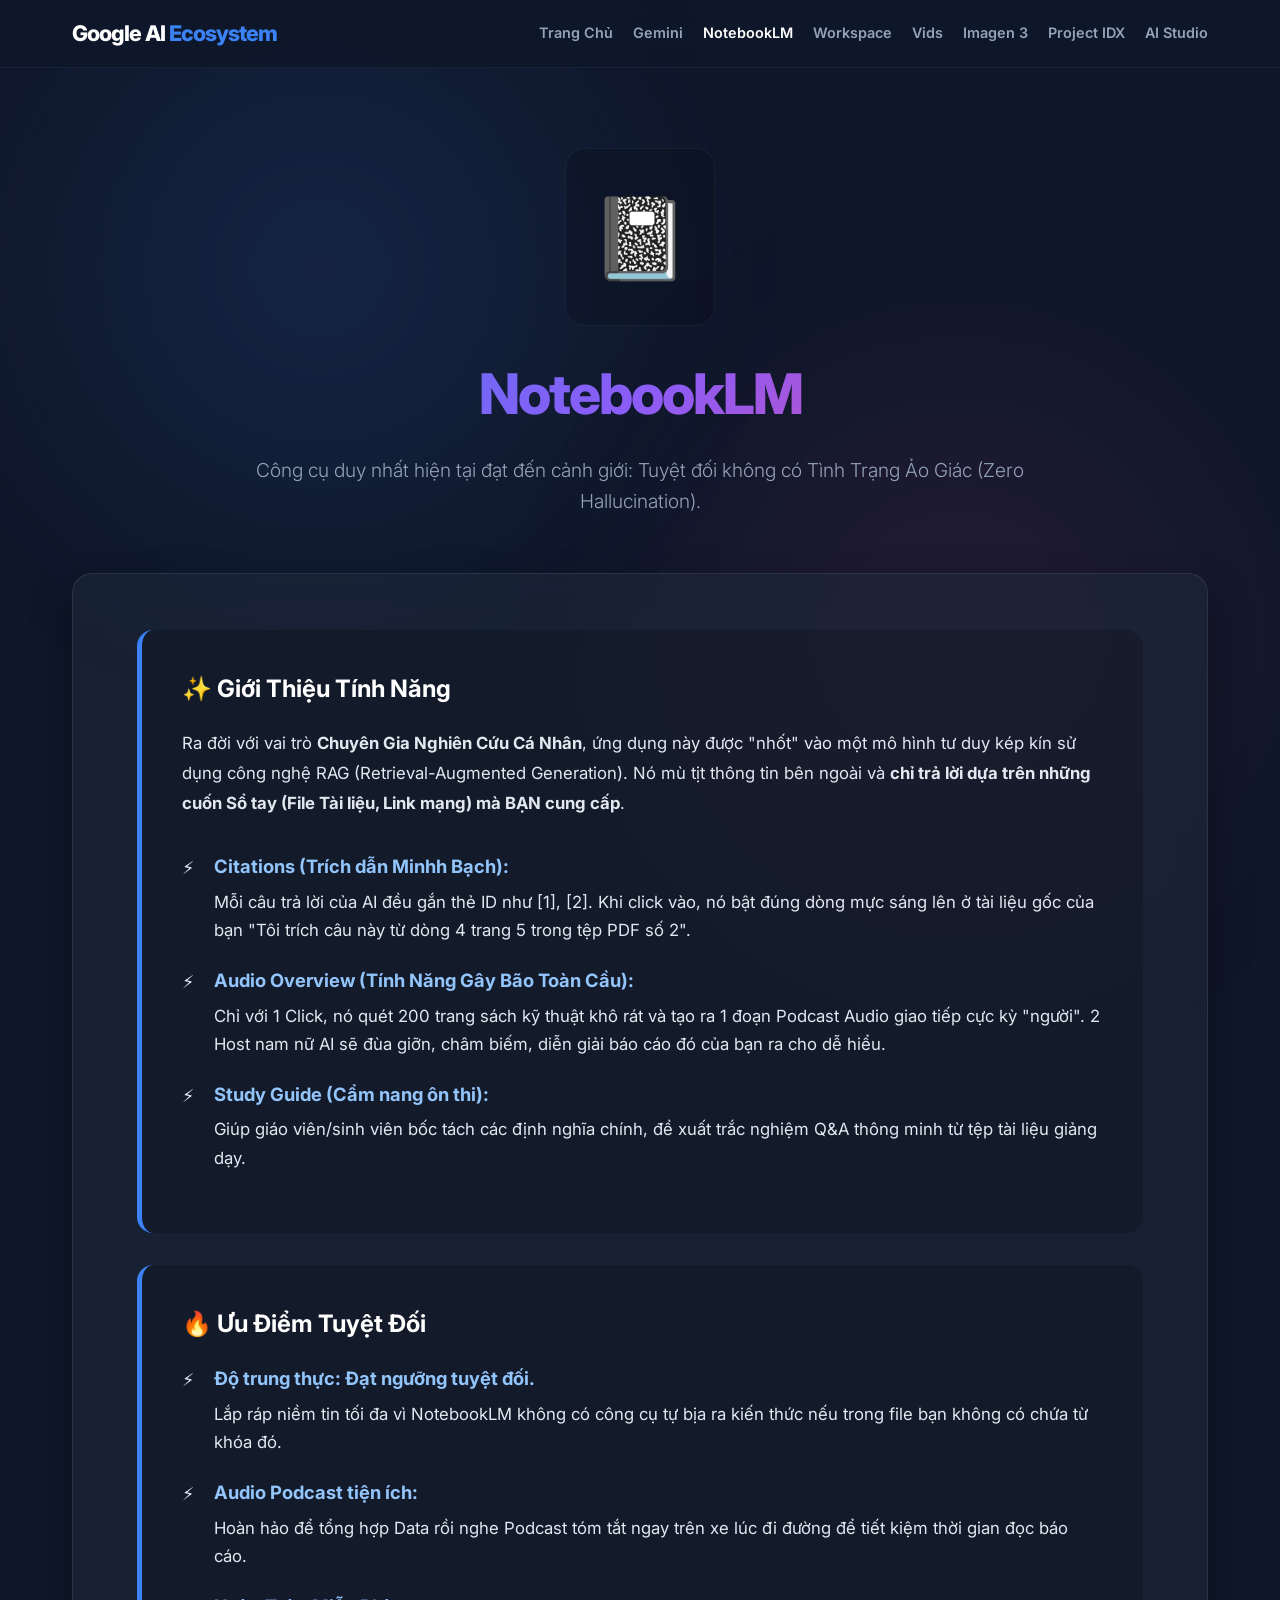
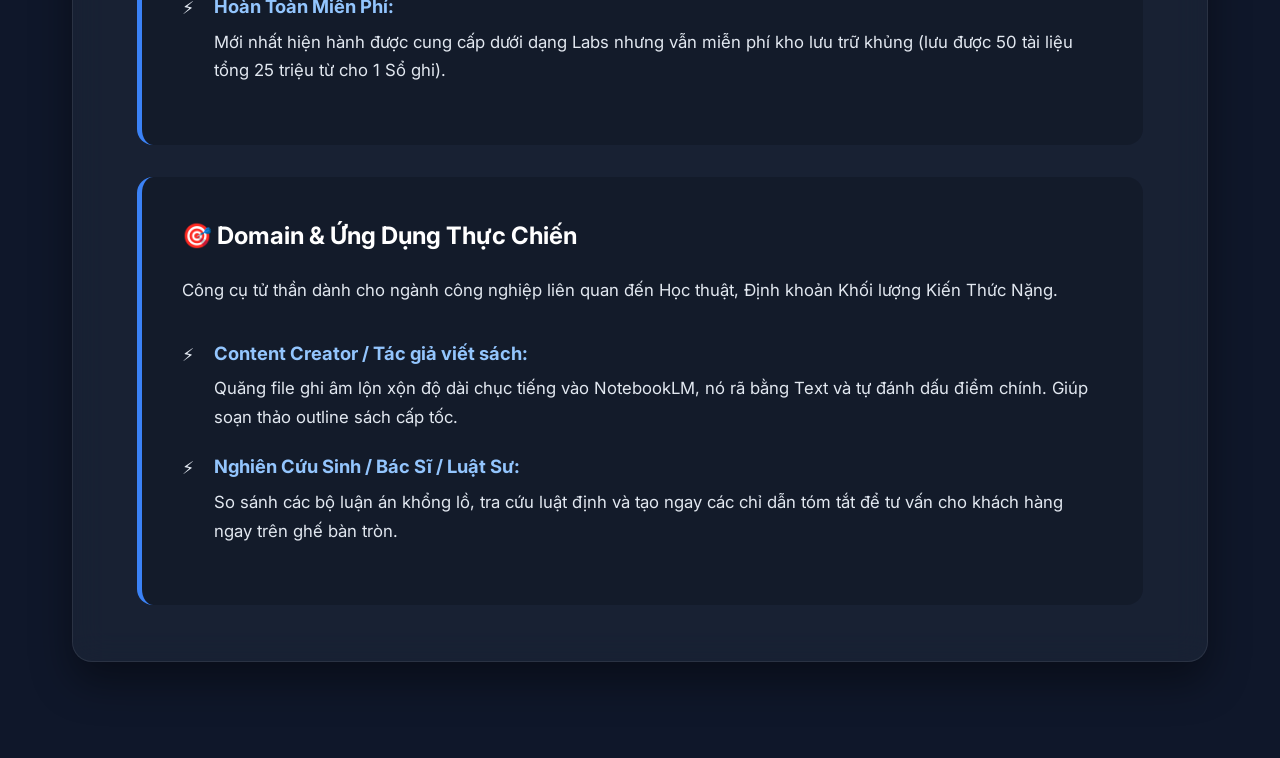
<file: notebooklm.html>
<!DOCTYPE html>
<html lang="vi">

<head>
    <meta charset="UTF-8">
    <meta name="viewport" content="width=device-width, initial-scale=1.0">
    <title>NotebookLM - Google AI Hub</title>
    <link rel="stylesheet" href="style.css">
    <link href="https://fonts.googleapis.com/css2?family=Inter:wght@300;400;500;600;700&display=swap" rel="stylesheet">
</head>

<body>
    <div class="glow-bg"></div>
    <div class="glow-bg bg-2"></div>

    <nav class="global-nav">
        <div class="nav-container">
            <a href="index.html" class="nav-logo">Google AI <span>Ecosystem</span></a>
            <ul class="nav-links">
                <li><a href="index.html">Trang Chủ</a></li>
                <li><a href="gemini-advanced.html">Gemini</a></li>
                <li><a href="notebooklm.html" style="color: #fff">NotebookLM</a></li>
                <li><a href="workspace-ai.html">Workspace</a></li>
                <li><a href="google-vids.html">Vids</a></li>
                <li><a href="imagen-3.html">Imagen 3</a></li>
                <li><a href="project-idx.html">Project IDX</a></li>
                <li><a href="ai-studio.html">AI Studio</a></li>
            </ul>
        </div>
    </nav>

    <div class="container page-content">
        <header class="page-header">
            <div class="tool-icon-large">📓</div>
            <h1>NotebookLM</h1>
            <p class="subtitle" style="max-width: 800px">Công cụ duy nhất hiện tại đạt đến cảnh giới: Tuyệt đối không có
                Tình Trạng Ảo Giác (Zero Hallucination).</p>
        </header>

        <div class="article-container glass">
            <!-- 1. Tính Năng -->
            <div class="article-section">
                <h2 class="section-heading">✨ Giới Thiệu Tính Năng</h2>
                <p class="article-paragraph">Ra đời với vai trò <strong>Chuyên Gia Nghiên Cứu Cá Nhân</strong>, ứng dụng
                    này được "nhốt" vào một mô hình tư duy kép kín sử dụng công nghệ RAG (Retrieval-Augmented
                    Generation). Nó mù tịt thông tin bên ngoài và <strong>chỉ trả lời dựa trên những cuốn Sổ tay (File
                        Tài liệu, Link mạng) mà BẠN cung cấp</strong>.</p>
                <ul class="article-list mt-4">
                    <li><strong>Citations (Trích dẫn Minhh Bạch):</strong> Mỗi câu trả lời của AI đều gắn thẻ ID như
                        [1], [2]. Khi click vào, nó bật đúng dòng mực sáng lên ở tài liệu gốc của bạn "Tôi trích câu này
                        từ dòng 4 trang 5 trong tệp PDF số 2".</li>
                    <li><strong>Audio Overview (Tính Năng Gây Bão Toàn Cầu):</strong> Chỉ với 1 Click, nó quét 200 trang
                        sách kỹ thuật khô rát và tạo ra 1 đoạn Podcast Audio giao tiếp cực kỳ "người". 2 Host nam nữ AI
                        sẽ đùa giỡn, châm biếm, diễn giải báo cáo đó của bạn ra cho dễ hiểu.</li>
                    <li><strong>Study Guide (Cẩm nang ôn thi):</strong> Giúp giáo viên/sinh viên bốc tách các định nghĩa
                        chính, đề xuất trắc nghiệm Q&A thông minh từ tệp tài liệu giảng dạy.</li>
                </ul>
            </div>

            <!-- 2. Ưu Điểm -->
            <div class="article-section mt-4">
                <h2 class="section-heading">🔥 Ưu Điểm Tuyệt Đối</h2>
                <ul class="article-list">
                    <li><strong>Độ trung thực: Đạt ngưỡng tuyệt đối.</strong> Lắp ráp niềm tin tối đa vì NotebookLM
                        không có công cụ tự bịa ra kiến thức nếu trong file bạn không có chứa từ khóa đó.</li>
                    <li><strong>Audio Podcast tiện ích:</strong> Hoàn hảo để tổng hợp Data rồi nghe Podcast tóm tắt ngay
                        trên xe lúc đi đường để tiết kiệm thời gian đọc báo cáo.</li>
                    <li><strong>Hoàn Toàn Miễn Phí:</strong> Mới nhất hiện hành được cung cấp dưới dạng Labs nhưng vẫn
                        miễn phí kho lưu trữ khủng (lưu được 50 tài liệu tổng 25 triệu từ cho 1 Sổ ghi).</li>
                </ul>
            </div>

            <!-- 3. Domain -->
            <div class="article-section mt-4">
                <h2 class="section-heading">🎯 Domain & Ứng Dụng Thực Chiến</h2>
                <p class="article-paragraph">Công cụ tử thần dành cho ngành công nghiệp liên quan đến Học thuật, Định
                    khoản Khối lượng Kiến Thức Nặng.</p>
                <ul class="article-list mt-4">
                    <li><strong>Content Creator / Tác giả viết sách:</strong> Quăng file ghi âm lộn xộn độ dài chục
                        tiếng vào NotebookLM, nó rã bằng Text và tự đánh dấu điểm chính. Giúp soạn thảo outline sách cấp
                        tốc.</li>
                    <li><strong>Nghiên Cứu Sinh / Bác Sĩ / Luật Sư:</strong> So sánh các bộ luận án khổng lồ, tra cứu
                        luật định và tạo ngay các chỉ dẫn tóm tắt để tư vấn cho khách hàng ngay trên ghế bàn tròn.</li>
                </ul>
            </div>
        </div>
    </div>
</body>

</html>
</file>
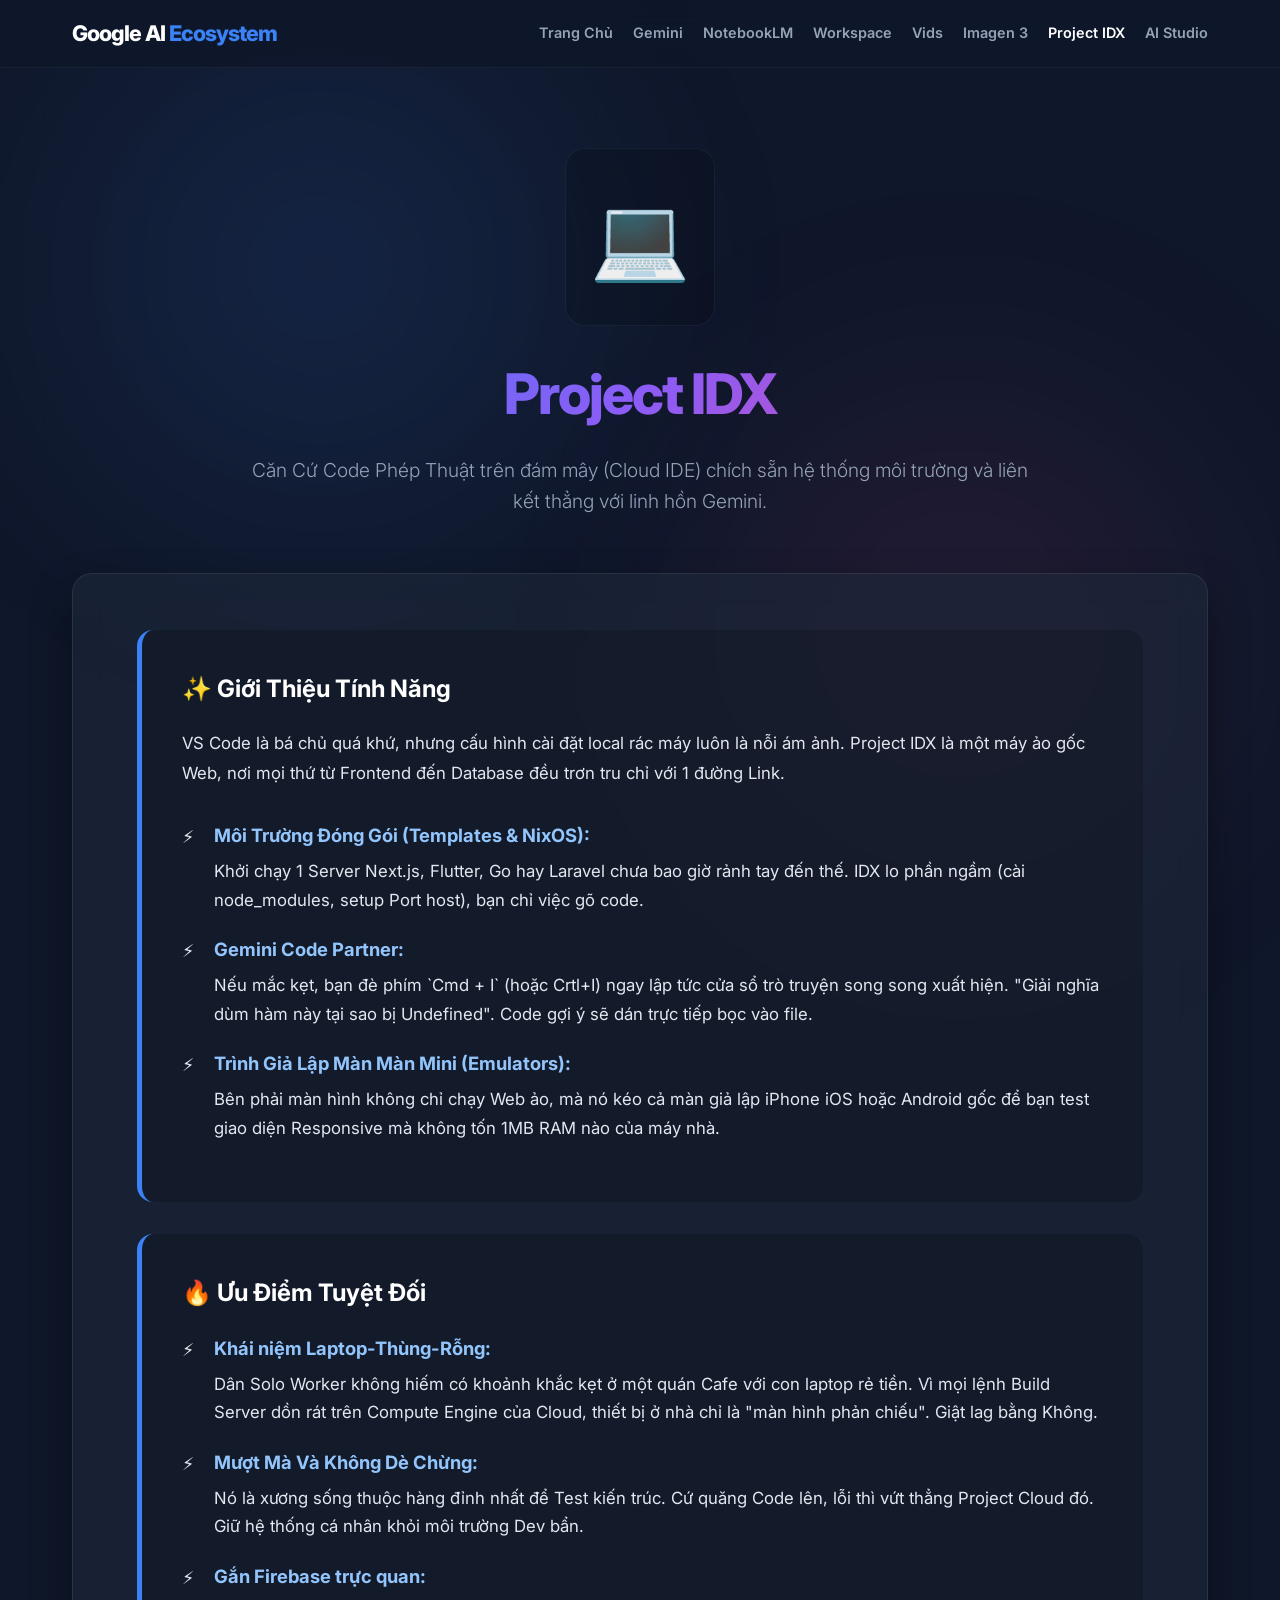
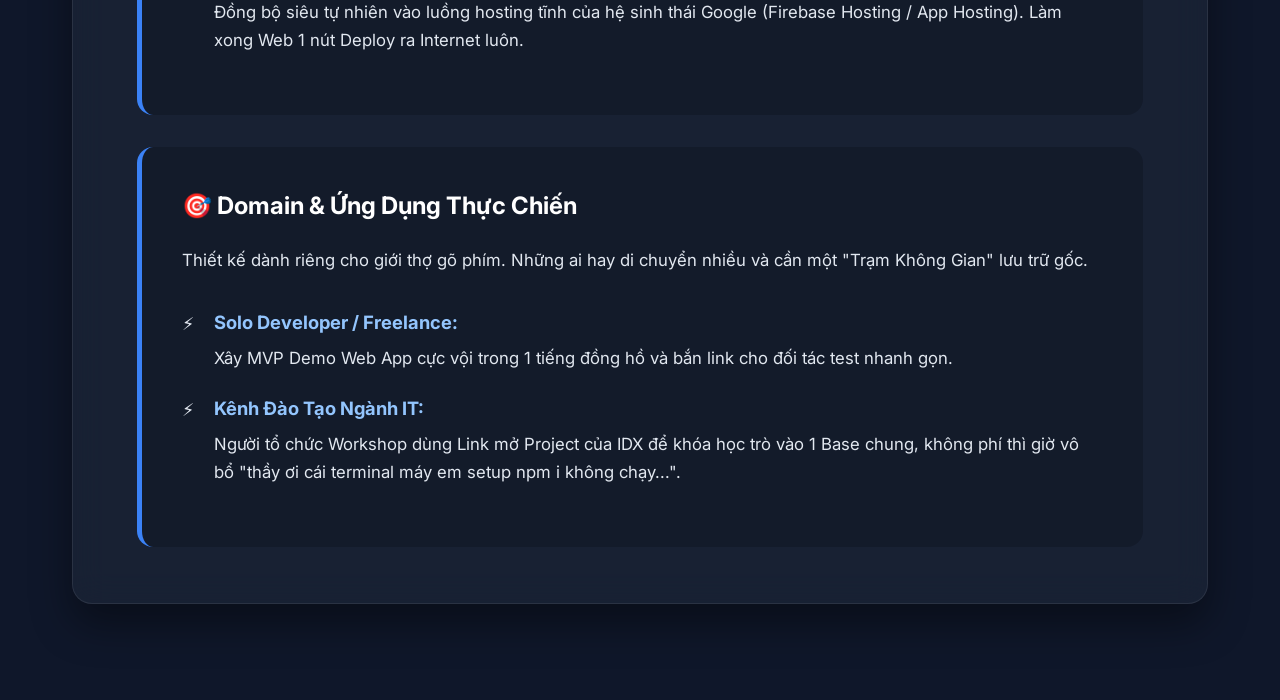
<file: project-idx.html>
<!DOCTYPE html>
<html lang="vi">

<head>
    <meta charset="UTF-8">
    <meta name="viewport" content="width=device-width, initial-scale=1.0">
    <title>Project IDX - Google AI Hub</title>
    <link rel="stylesheet" href="style.css">
    <link href="https://fonts.googleapis.com/css2?family=Inter:wght@300;400;500;600;700&display=swap" rel="stylesheet">
</head>

<body>
    <div class="glow-bg"></div>
    <div class="glow-bg bg-2"></div>

    <nav class="global-nav">
        <div class="nav-container">
            <a href="index.html" class="nav-logo">Google AI <span>Ecosystem</span></a>
            <ul class="nav-links">
                <li><a href="index.html">Trang Chủ</a></li>
                <li><a href="gemini-advanced.html">Gemini</a></li>
                <li><a href="notebooklm.html">NotebookLM</a></li>
                <li><a href="workspace-ai.html">Workspace</a></li>
                <li><a href="google-vids.html">Vids</a></li>
                <li><a href="imagen-3.html">Imagen 3</a></li>
                <li><a href="project-idx.html" style="color: #fff">Project IDX</a></li>
                <li><a href="ai-studio.html">AI Studio</a></li>
            </ul>
        </div>
    </nav>

    <div class="container page-content">
        <header class="page-header">
            <div class="tool-icon-large">💻</div>
            <h1>Project IDX</h1>
            <p class="subtitle" style="max-width: 800px">Căn Cứ Code Phép Thuật trên đám mây (Cloud IDE) chích sẵn hệ
                thống môi trường và liên kết thẳng với linh hồn Gemini.</p>
        </header>

        <div class="article-container glass">
            <!-- 1. Tính Năng -->
            <div class="article-section">
                <h2 class="section-heading">✨ Giới Thiệu Tính Năng</h2>
                <p class="article-paragraph">VS Code là bá chủ quá khứ, nhưng cấu hình cài đặt local rác máy luôn là nỗi
                    ám ảnh. Project IDX là một máy ảo gốc Web, nơi mọi thứ từ Frontend đến Database đều trơn tru chỉ với
                    1 đường Link.</p>
                <ul class="article-list mt-4">
                    <li><strong>Môi Trường Đóng Gói (Templates & NixOS):</strong> Khởi chạy 1 Server Next.js, Flutter,
                        Go hay Laravel chưa bao giờ rảnh tay đến thế. IDX lo phần ngầm (cài node_modules, setup Port
                        host), bạn chỉ việc gõ code.</li>
                    <li><strong>Gemini Code Partner:</strong> Nếu mắc kẹt, bạn đè phím `Cmd + I` (hoặc Crtl+I) ngay lập
                        tức cửa sổ trò truyện song song xuất hiện. "Giải nghĩa dùm hàm này tại sao bị Undefined". Code
                        gợi ý sẽ dán trực tiếp bọc vào file.</li>
                    <li><strong>Trình Giả Lập Màn Màn Mini (Emulators):</strong> Bên phải màn hình không chỉ chạy Web
                        ảo, mà nó kéo cả màn giả lập iPhone iOS hoặc Android gốc để bạn test giao diện Responsive mà
                        không tốn 1MB RAM nào của máy nhà.</li>
                </ul>
            </div>

            <!-- 2. Ưu Điểm -->
            <div class="article-section mt-4">
                <h2 class="section-heading">🔥 Ưu Điểm Tuyệt Đối</h2>
                <ul class="article-list">
                    <li><strong>Khái niệm Laptop-Thùng-Rỗng:</strong> Dân Solo Worker không hiếm có khoảnh khắc kẹt ở
                        một quán Cafe với con laptop rẻ tiền. Vì mọi lệnh Build Server dồn rát trên Compute Engine của
                        Cloud, thiết bị ở nhà chỉ là "màn hình phản chiếu". Giật lag bằng Không.</li>
                    <li><strong>Mượt Mà Và Không Dè Chừng:</strong> Nó là xương sống thuộc hàng đỉnh nhất để Test kiến
                        trúc. Cứ quăng Code lên, lỗi thì vứt thẳng Project Cloud đó. Giữ hệ thống cá nhân khỏi môi
                        trường Dev bẩn.</li>
                    <li><strong>Gắn Firebase trực quan:</strong> Đồng bộ siêu tự nhiên vào luồng hosting tĩnh của hệ
                        sinh thái Google (Firebase Hosting / App Hosting). Làm xong Web 1 nút Deploy ra Internet luôn.
                    </li>
                </ul>
            </div>

            <!-- 3. Domain -->
            <div class="article-section mt-4">
                <h2 class="section-heading">🎯 Domain & Ứng Dụng Thực Chiến</h2>
                <p class="article-paragraph">Thiết kế dành riêng cho giới thợ gõ phím. Những ai hay di chuyển nhiều và
                    cần một "Trạm Không Gian" lưu trữ gốc.</p>
                <ul class="article-list mt-4">
                    <li><strong>Solo Developer / Freelance:</strong> Xây MVP Demo Web App cực vội trong 1 tiếng đồng hồ
                        và bắn link cho đối tác test nhanh gọn.</li>
                    <li><strong>Kênh Đào Tạo Ngành IT:</strong> Người tổ chức Workshop dùng Link mở Project của IDX để
                        khóa học trò vào 1 Base chung, không phí thì giờ vô bổ "thầy ơi cái terminal máy em setup npm i
                        không chạy...".</li>
                </ul>
            </div>
        </div>
    </div>
</body>

</html>
</file>
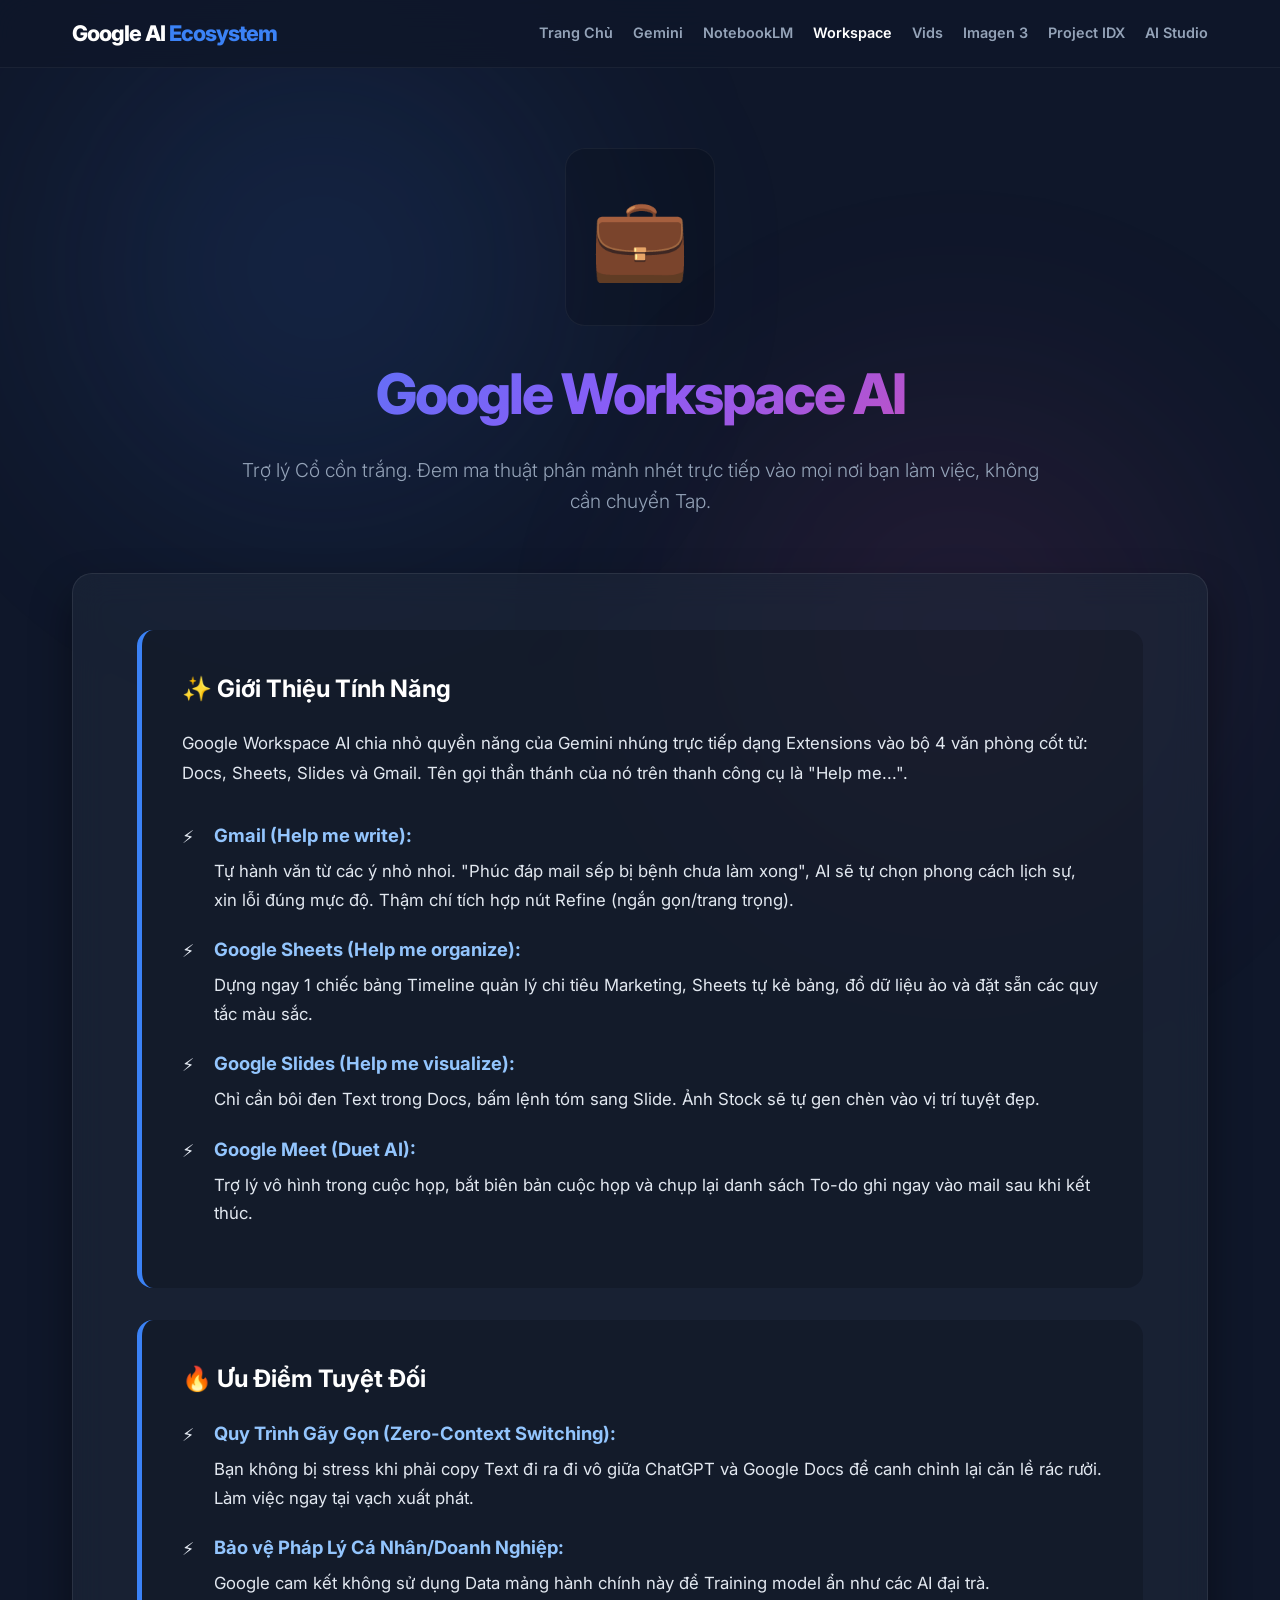
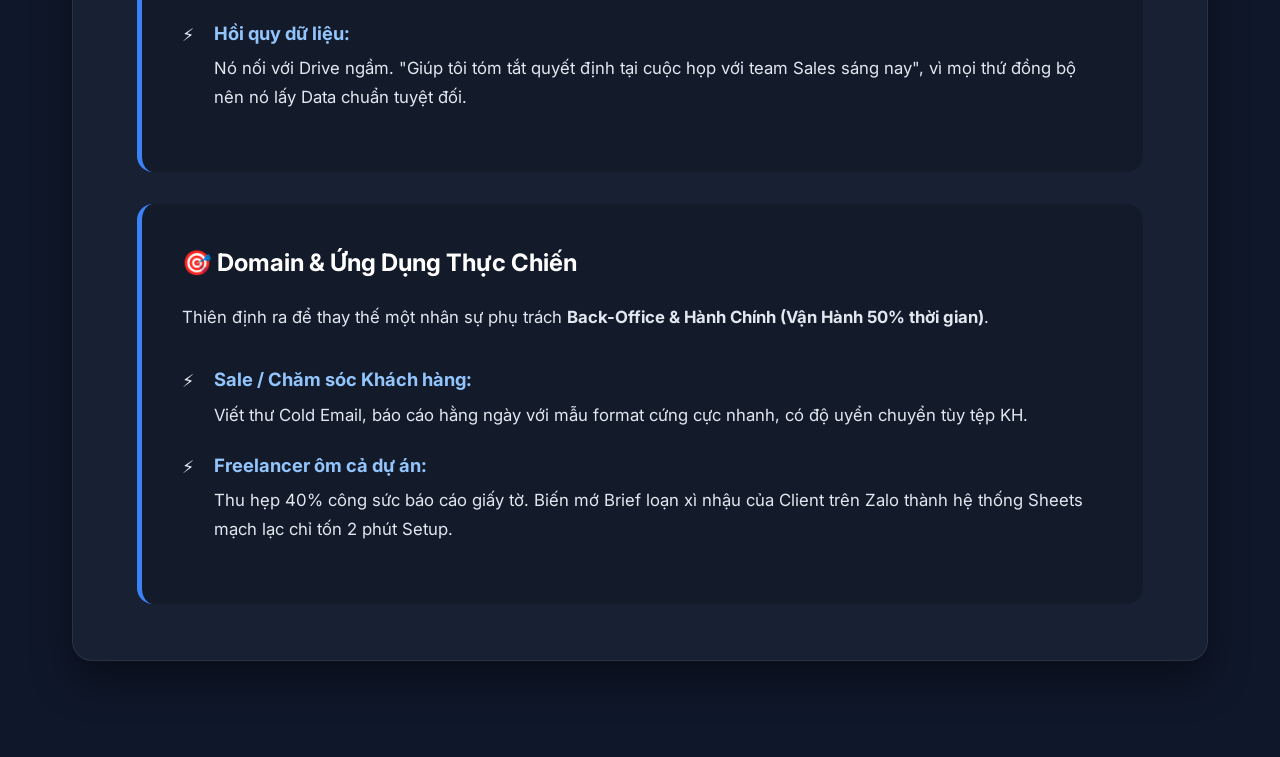
<file: workspace-ai.html>
<!DOCTYPE html>
<html lang="vi">

<head>
    <meta charset="UTF-8">
    <meta name="viewport" content="width=device-width, initial-scale=1.0">
    <title>Workspace AI - Google Hub</title>
    <link rel="stylesheet" href="style.css">
    <link href="https://fonts.googleapis.com/css2?family=Inter:wght@300;400;500;600;700&display=swap" rel="stylesheet">
</head>

<body>
    <div class="glow-bg"></div>
    <div class="glow-bg bg-2"></div>

    <nav class="global-nav">
        <div class="nav-container">
            <a href="index.html" class="nav-logo">Google AI <span>Ecosystem</span></a>
            <ul class="nav-links">
                <li><a href="index.html">Trang Chủ</a></li>
                <li><a href="gemini-advanced.html">Gemini</a></li>
                <li><a href="notebooklm.html">NotebookLM</a></li>
                <li><a href="workspace-ai.html" style="color: #fff">Workspace</a></li>
                <li><a href="google-vids.html">Vids</a></li>
                <li><a href="imagen-3.html">Imagen 3</a></li>
                <li><a href="project-idx.html">Project IDX</a></li>
                <li><a href="ai-studio.html">AI Studio</a></li>
            </ul>
        </div>
    </nav>

    <div class="container page-content">
        <header class="page-header">
            <div class="tool-icon-large">💼</div>
            <h1>Google Workspace AI</h1>
            <p class="subtitle" style="max-width: 800px">Trợ lý Cổ cồn trắng. Đem ma thuật phân mảnh nhét trực tiếp vào
                mọi nơi bạn làm việc, không cần chuyển Tap.</p>
        </header>

        <div class="article-container glass">
            <!-- 1. Tính Năng -->
            <div class="article-section">
                <h2 class="section-heading">✨ Giới Thiệu Tính Năng</h2>
                <p class="article-paragraph">Google Workspace AI chia nhỏ quyền năng của Gemini nhúng trực tiếp dạng
                    Extensions vào bộ 4 văn phòng cốt tử: Docs, Sheets, Slides và Gmail. Tên gọi thần thánh của nó trên
                    thanh công cụ là "Help me...".</p>
                <ul class="article-list mt-4">
                    <li><strong>Gmail (Help me write):</strong> Tự hành văn từ các ý nhỏ nhoi. "Phúc đáp mail sếp bị
                        bệnh chưa làm xong", AI sẽ tự chọn phong cách lịch sự, xin lỗi đúng mực độ. Thậm chí tích hợp
                        nút Refine (ngắn gọn/trang trọng).</li>
                    <li><strong>Google Sheets (Help me organize):</strong> Dựng ngay 1 chiếc bảng Timeline quản lý chi
                        tiêu Marketing, Sheets tự kẻ bảng, đổ dữ liệu ảo và đặt sẵn các quy tắc màu sắc. </li>
                    <li><strong>Google Slides (Help me visualize):</strong> Chỉ cần bôi đen Text trong Docs, bấm lệnh
                        tóm sang Slide. Ảnh Stock sẽ tự gen chèn vào vị trí tuyệt đẹp.</li>
                    <li><strong>Google Meet (Duet AI):</strong> Trợ lý vô hình trong cuộc họp, bắt biên bản cuộc họp và
                        chụp lại danh sách To-do ghi ngay vào mail sau khi kết thúc.</li>
                </ul>
            </div>

            <!-- 2. Ưu Điểm -->
            <div class="article-section mt-4">
                <h2 class="section-heading">🔥 Ưu Điểm Tuyệt Đối</h2>
                <ul class="article-list">
                    <li><strong>Quy Trình Gãy Gọn (Zero-Context Switching):</strong> Bạn không bị stress khi phải copy
                        Text đi ra đi vô giữa ChatGPT và Google Docs để canh chỉnh lại căn lề rác rưởi. Làm việc ngay
                        tại vạch xuất phát.</li>
                    <li><strong>Bảo vệ Pháp Lý Cá Nhân/Doanh Nghiệp:</strong> Google cam kết không sử dụng Data mảng
                        hành chính này để Training model ẩn như các AI đại trà.</li>
                    <li><strong>Hồi quy dữ liệu:</strong> Nó nối với Drive ngầm. "Giúp tôi tóm tắt quyết định tại cuộc
                        họp với team Sales sáng nay", vì mọi thứ đồng bộ nên nó lấy Data chuẩn tuyệt đối.</li>
                </ul>
            </div>

            <!-- 3. Domain -->
            <div class="article-section mt-4">
                <h2 class="section-heading">🎯 Domain & Ứng Dụng Thực Chiến</h2>
                <p class="article-paragraph">Thiên định ra để thay thế một nhân sự phụ trách <strong>Back-Office & Hành
                        Chính (Vận Hành 50% thời gian)</strong>.</p>
                <ul class="article-list mt-4">
                    <li><strong>Sale / Chăm sóc Khách hàng:</strong> Viết thư Cold Email, báo cáo hằng ngày với mẫu
                        format cứng cực nhanh, có độ uyển chuyển tùy tệp KH.</li>
                    <li><strong>Freelancer ôm cả dự án:</strong> Thu hẹp 40% công sức báo cáo giấy tờ. Biến mớ Brief
                        loạn xì nhậu của Client trên Zalo thành hệ thống Sheets mạch lạc chỉ tốn 2 phút Setup.</li>
                </ul>
            </div>
        </div>
    </div>
</body>

</html>
</file>
<file: style.css>
:root {
    --bg-dark: #0f172a;
    --text-main: #f8fafc;
    --text-muted: #94a3b8;
    --glass-bg: rgba(30, 41, 59, 0.6);
    --glass-border: rgba(255, 255, 255, 0.08);
    --primary-gradient: linear-gradient(135deg, #3b82f6, #8b5cf6, #ec4899);
    --card-hover: rgba(51, 65, 85, 0.8);
    --transition: all 0.3s cubic-bezier(0.4, 0, 0.2, 1);
}

* {
    box-sizing: border-box;
    margin: 0;
    padding: 0;
}

body {
    background-color: var(--bg-dark);
    color: var(--text-main);
    font-family: 'Inter', system-ui, sans-serif;
    line-height: 1.6;
    overflow-x: hidden;
    position: relative;
    scroll-behavior: smooth;
}

/* Background Animated Glows */
.glow-bg {
    position: fixed;
    top: -20%;
    left: -10%;
    width: 70vw;
    height: 70vw;
    background: radial-gradient(circle, rgba(59, 130, 246, 0.15) 0%, rgba(139, 92, 246, 0) 60%);
    border-radius: 50%;
    z-index: -1;
    pointer-events: none;
    filter: blur(80px);
}

.bg-2 {
    top: auto;
    bottom: -20%;
    left: auto;
    right: -10%;
    background: radial-gradient(circle, rgba(236, 72, 153, 0.1) 0%, rgba(139, 92, 246, 0) 60%);
}

.container {
    max-width: 1200px;
    margin: 0 auto;
    padding: 3rem 2rem;
}

header {
    text-align: center;
    margin-bottom: 4rem;
    animation: fadeInDown 0.8s ease;
}

.badge {
    display: inline-block;
    padding: 0.3rem 1.25rem;
    border-radius: 30px;
    background: var(--glass-bg);
    border: 1px solid var(--glass-border);
    font-size: 0.85rem;
    font-weight: 500;
    color: #cbd5e1;
    margin-bottom: 1.5rem;
    letter-spacing: 1px;
    text-transform: uppercase;
}

h1 {
    font-size: 3.5rem;
    font-weight: 800;
    margin-bottom: 1rem;
    background: var(--primary-gradient);
    -webkit-background-clip: text;
    -webkit-text-fill-color: transparent;
    letter-spacing: -2px;
}

.subtitle {
    color: var(--text-muted);
    font-size: 1.2rem;
    max-width: 650px;
    margin: 0 auto;
    font-weight: 300;
}

section {
    margin-bottom: 5rem;
}

.section-header {
    margin-bottom: 2.5rem;
}

.section-header h2 {
    font-size: 2rem;
    font-weight: 700;
    margin-bottom: 0.5rem;
    letter-spacing: -1px;
}

.glass {
    background: var(--glass-bg);
    backdrop-filter: blur(16px);
    -webkit-backdrop-filter: blur(16px);
    border: 1px solid var(--glass-border);
    border-radius: 20px;
}

/* Filters */
.filter-bar {
    display: flex;
    gap: 0.75rem;
    flex-wrap: wrap;
    margin-top: 1.25rem;
    margin-bottom: 1.5rem;
}

.filter-btn {
    background: rgba(255, 255, 255, 0.05);
    border: 1px solid var(--glass-border);
    color: var(--text-muted);
    padding: 0.5rem 1.25rem;
    border-radius: 20px;
    cursor: pointer;
    font-size: 0.95rem;
    font-family: inherit;
    font-weight: 500;
    transition: var(--transition);
}

.filter-btn:hover {
    background: rgba(255, 255, 255, 0.15);
    color: #fff;
}

.filter-btn.active {
    background: var(--primary-gradient);
    color: #fff;
    border-color: transparent;
    box-shadow: 0 4px 15px rgba(59, 130, 246, 0.4);
}

/* Grid & Cards */
.tools-grid {
    display: grid;
    grid-template-columns: repeat(auto-fill, minmax(320px, 1fr));
    gap: 1.5rem;
}

.tool-card {
    padding: 1.75rem;
    transition: var(--transition);
    display: flex;
    flex-direction: column;
    animation: fadeIn 0.6s ease forwards;
    cursor: pointer;
}

.tool-card:hover {
    transform: translateY(-8px);
    background: var(--card-hover);
    box-shadow: 0 15px 35px rgba(0, 0, 0, 0.3);
    border-color: rgba(255, 255, 255, 0.15);
}

.tool-icon {
    font-size: 3rem;
    margin-bottom: 1.25rem;
}

.tool-title {
    font-size: 1.35rem;
    font-weight: 600;
    margin-bottom: 0.75rem;
    color: #fff;
}

.tool-desc {
    color: var(--text-muted);
    font-size: 0.95rem;
    flex-grow: 1;
    margin-bottom: 1.5rem;
}

.tool-tags {
    display: flex;
    gap: 0.5rem;
    flex-wrap: wrap;
}

.tag {
    font-size: 0.75rem;
    padding: 0.3rem 0.8rem;
    border-radius: 12px;
    background: rgba(59, 130, 246, 0.15);
    color: #93c5fd;
    border: 1px solid rgba(59, 130, 246, 0.25);
    font-weight: 500;
}

/* Pipelines */
.pipelines-container {
    display: grid;
    grid-template-columns: 1fr;
    gap: 2.5rem;
}

.pipeline-card {
    padding: 2.5rem;
}

.pipeline-header {
    margin-bottom: 2rem;
    border-bottom: 1px solid var(--glass-border);
    padding-bottom: 1.5rem;
}

.pipeline-title {
    font-size: 1.75rem;
    color: #fff;
    margin-bottom: 0.5rem;
    font-weight: 700;
}

.pipeline-role {
    color: #ec4899;
    font-size: 1rem;
    font-weight: 600;
    text-transform: uppercase;
    letter-spacing: 1px;
}

.steps-container {
    display: flex;
    flex-direction: column;
    gap: 1.25rem;
}

.step-item {
    display: flex;
    align-items: flex-start;
    gap: 1.25rem;
}

.step-number {
    display: flex;
    align-items: center;
    justify-content: center;
    width: 36px;
    height: 36px;
    border-radius: 50%;
    background: var(--primary-gradient);
    color: white;
    font-weight: bold;
    flex-shrink: 0;
    font-size: 1rem;
    box-shadow: 0 4px 10px rgba(59, 130, 246, 0.3);
}

.step-content {
    background: rgba(0, 0, 0, 0.25);
    padding: 1.25rem;
    border-radius: 14px;
    flex-grow: 1;
    border: 1px solid rgba(255, 255, 255, 0.05);
    transition: var(--transition);
}

.step-content:hover {
    background: rgba(0, 0, 0, 0.4);
    border-color: rgba(59, 130, 246, 0.3);
}

.step-tool {
    font-weight: 600;
    color: #93c5fd;
    margin-bottom: 0.4rem;
    font-size: 1.05rem;
}

.step-desc {
    color: var(--text-muted);
    font-size: 0.95rem;
}

footer {
    text-align: center;
    padding: 2rem 0;
    color: var(--text-muted);
    font-size: 0.9rem;
    border-top: 1px solid var(--glass-border);
}

@keyframes fadeIn {
    from {
        opacity: 0;
        transform: translateY(15px);
    }

    to {
        opacity: 1;
        transform: translateY(0);
    }
}

@keyframes fadeInDown {
    from {
        opacity: 0;
        transform: translateY(-20px);
    }

    to {
        opacity: 1;
        transform: translateY(0);
    }
}

/* ========================================= */
/*      NEWS ARTICLE LAYOUT (DETAIL VIEW)    */
/* ========================================= */
.hidden {
    display: none !important;
}

#detail-view {
    animation: fadeIn 0.4s ease forwards;
    margin-bottom: 3rem;
}

.article-container {
    padding: 3.5rem 4rem;
    border-radius: 20px;
    background: var(--glass-bg);
    border: 1px solid var(--glass-border);
    box-shadow: 0 20px 40px rgba(0, 0, 0, 0.4);
}

.back-btn {
    background: rgba(255, 255, 255, 0.05);
    border: 1px solid var(--glass-border);
    color: var(--text-muted);
    padding: 0.6rem 1.25rem;
    border-radius: 20px;
    cursor: pointer;
    font-size: 0.95rem;
    font-weight: 500;
    margin-bottom: 2.5rem;
    display: inline-flex;
    align-items: center;
    transition: var(--transition);
}

.back-btn:hover {
    background: rgba(255, 255, 255, 0.15);
    color: #fff;
    transform: translateX(-5px);
}

.article-header-block {
    display: flex;
    align-items: flex-start;
    gap: 2rem;
    margin-bottom: 3.5rem;
    border-bottom: 1px solid rgba(255, 255, 255, 0.1);
    padding-bottom: 2.5rem;
}

.article-icon {
    font-size: 4rem;
    line-height: 1;
    background: rgba(0, 0, 0, 0.25);
    padding: 1.5rem;
    border-radius: 20px;
    border: 1px solid var(--glass-border);
}

.article-title-group {
    flex-grow: 1;
    padding-top: 0.5rem;
}

.article-title-main {
    font-size: 2.4rem;
    font-weight: 800;
    margin-bottom: 0.75rem;
    color: #fff;
    background: var(--primary-gradient);
    -webkit-background-clip: text;
    -webkit-text-fill-color: transparent;
    line-height: 1.25;
}

.article-subtitle {
    color: #cbd5e1;
    font-size: 1.15rem;
    line-height: 1.7;
    font-weight: 300;
}

.article-content-grid {
    display: flex;
    flex-direction: column;
    gap: 2.5rem;
}

.article-section {
    background: rgba(0, 0, 0, 0.18);
    padding: 2.5rem;
    border-radius: 16px;
    border-left: 5px solid #3b82f6;
}

.section-heading {
    font-size: 1.5rem;
    color: #fff;
    margin-bottom: 1.25rem;
    display: flex;
    align-items: center;
    gap: 0.5rem;
}

.article-paragraph {
    font-size: 1.05rem;
    color: #e2e8f0;
    line-height: 1.8;
}

.article-list {
    list-style: none;
}

.article-list li {
    font-size: 1.05rem;
    color: #e2e8f0;
    margin-bottom: 1.25rem;
    padding-left: 2rem;
    position: relative;
    line-height: 1.7;
}

.article-list li::before {
    content: "⚡";
    position: absolute;
    left: 0;
    font-size: 1.1rem;
    top: 2px;
}

.article-list li strong {
    color: #93c5fd;
    font-size: 1.15rem;
    display: block;
    margin-bottom: 0.35rem;
}

/* Tooltip Logic for The Root Tool */
.tooltip-trigger {
    position: relative;
    display: inline-block;
    cursor: help;
    border-bottom: 2px dashed rgba(147, 197, 253, 0.6);
    color: #93c5fd;
    transition: var(--transition);
}

.tooltip-trigger:hover {
    color: #fff;
    border-color: #fff;
}

.tooltip-content {
    visibility: hidden;
    opacity: 0;
    position: absolute;
    bottom: 120%;
    left: 50%;
    transform: translateX(-50%) translateY(15px);
    width: 320px;
    padding: 1.25rem;
    font-size: 0.95rem;
    color: #f8fafc;
    text-align: left;
    box-shadow: 0 15px 30px rgba(0, 0, 0, 0.6);
    transition: all 0.3s cubic-bezier(0.175, 0.885, 0.32, 1.275);
    z-index: 1000;
}

.tooltip-content::after {
    content: "";
    position: absolute;
    top: 100%;
    left: 50%;
    margin-left: -9px;
    border-width: 9px;
    border-style: solid;
    border-color: var(--glass-border) transparent transparent transparent;
}

.tooltip-trigger:hover .tooltip-content {
    visibility: visible;
    opacity: 1;
    transform: translateX(-50%) translateY(0);
}

.tt-item {
    display: block;
    margin-bottom: 0.65rem;
    line-height: 1.5;
    font-weight: 400;
}

.tt-item:last-child {
    margin-bottom: 0;
}

.tt-item b {
    color: #ec4899;
}

/* Navigation Menu & MPA Structure */
.global-nav {
    position: sticky;
    top: 0;
    width: 100%;
    z-index: 1000;
    padding: 1rem 0;
    border-bottom: 1px solid rgba(255, 255, 255, 0.05);
    background: rgba(15, 23, 42, 0.85);
    backdrop-filter: blur(20px);
    -webkit-backdrop-filter: blur(20px);
    margin-bottom: 2rem;
}

.nav-container {
    max-width: 1200px;
    margin: 0 auto;
    padding: 0 2rem;
    display: flex;
    justify-content: space-between;
    align-items: center;
}

.nav-logo {
    font-size: 1.35rem;
    font-weight: 800;
    color: #fff;
    text-decoration: none;
    letter-spacing: -1px;
}

.nav-logo span {
    color: #3b82f6;
}

.nav-links {
    display: flex;
    list-style: none;
    gap: 1.25rem;
    flex-wrap: wrap;
}

.nav-links li a {
    color: var(--text-muted);
    text-decoration: none;
    font-size: 0.9rem;
    font-weight: 600;
    transition: var(--transition);
}

.nav-links li a.active,
.nav-links li a:hover {
    color: #fff;
    text-shadow: 0 0 10px rgba(59, 130, 246, 0.5);
}

/* Page Headers Custom */
.page-content {
    padding-bottom: 6rem;
}

.page-header {
    text-align: center;
    margin-bottom: 3.5rem;
    animation: fadeInDown 0.6s ease;
}

.tool-icon-large {
    font-size: 5rem;
    margin-bottom: 1.5rem;
    animation: fadeInDown 0.5s ease;
    border: 1px solid rgba(255, 255, 255, 0.05);
    display: inline-block;
    padding: 1.5rem;
    border-radius: 20px;
    background: rgba(0, 0, 0, 0.15);
}

.mt-4 {
    margin-top: 2rem;
}

@media (max-width: 768px) {
    .article-header-block {
        flex-direction: column;
        gap: 1.5rem;
    }

    .article-icon {
        padding: 1rem;
        font-size: 3rem;
    }

    .article-title-main {
        font-size: 1.8rem;
    }

    .article-container {
        padding: 1.75rem;
    }

    .article-section {
        padding: 1.75rem;
        border-left-width: 3px;
    }
}
</file>
